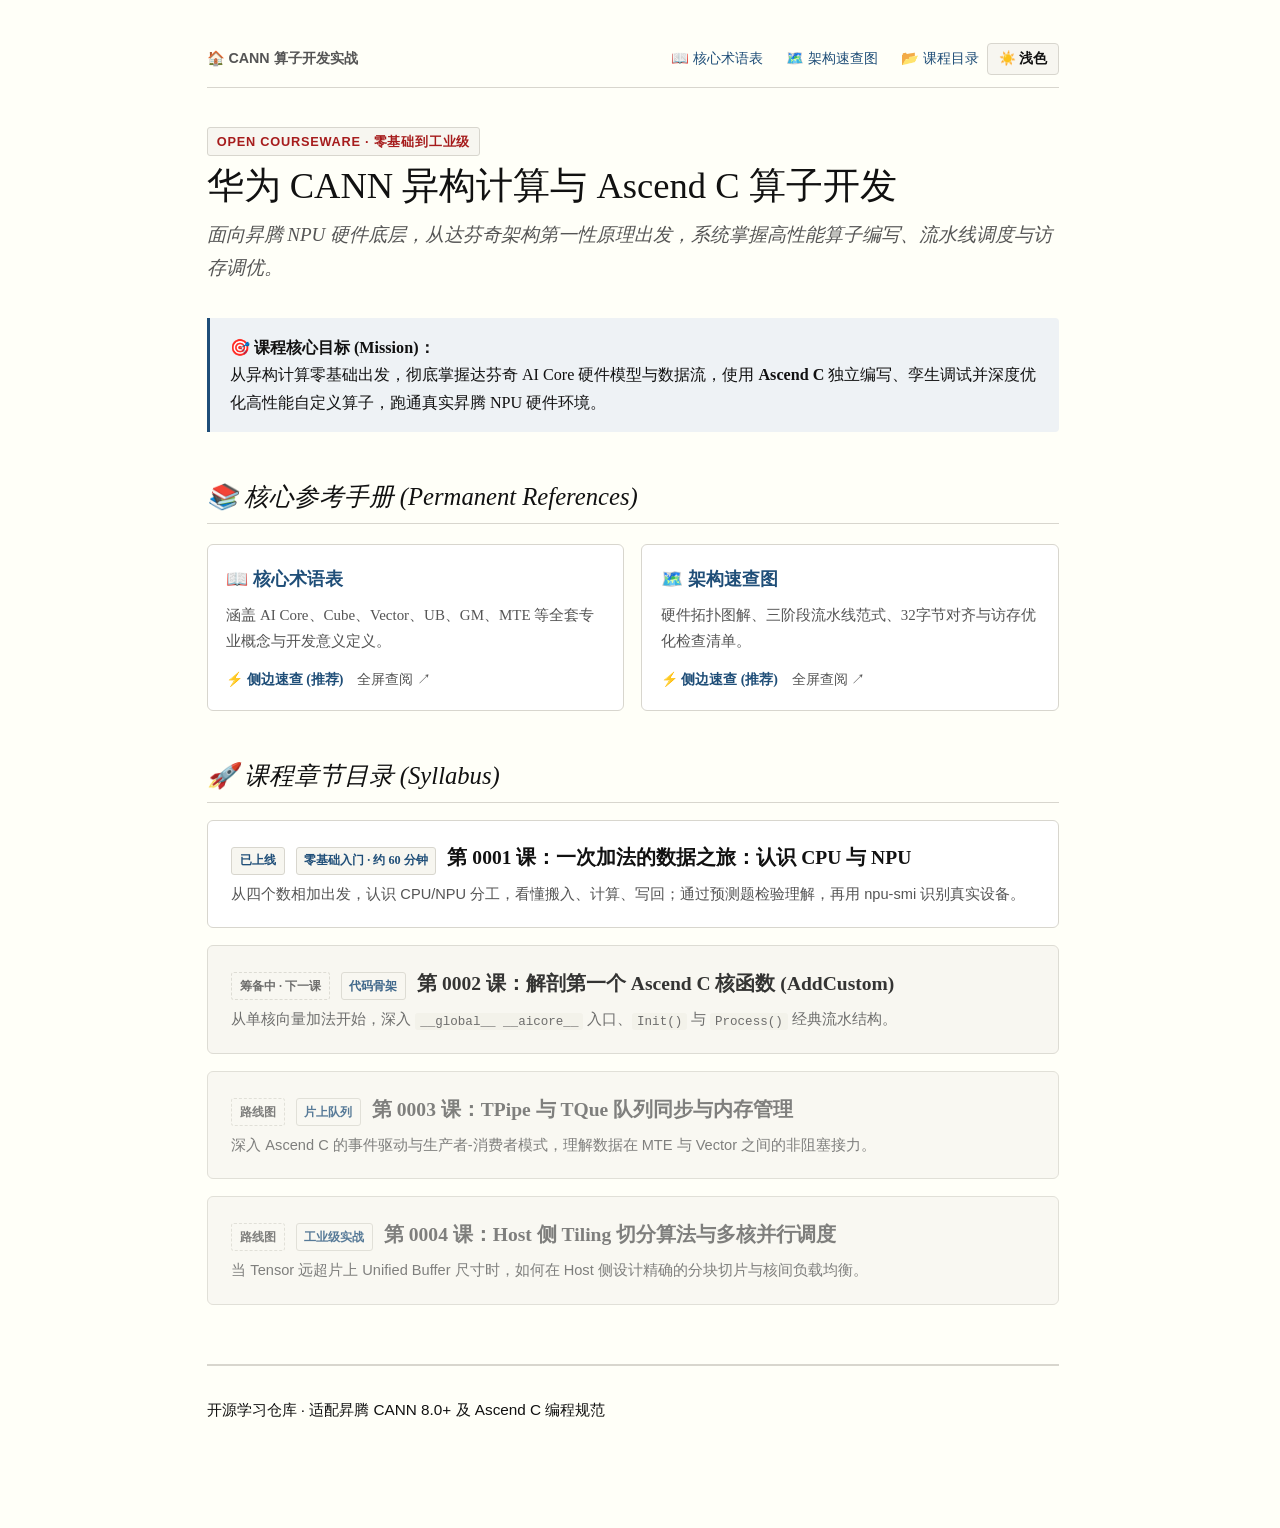
<file: index.html>
<!DOCTYPE html>
<html lang="zh-CN">
<head>
  <meta charset="UTF-8">
  <meta name="viewport" content="width=device-width, initial-scale=1.0">
  <meta name="color-scheme" content="light dark">
  <title>华为 CANN 异构计算与 Ascend C 算子开发实战体系</title>
  <script>
    (function() {
      const t = localStorage.getItem('site-theme');
      if (t === 'dark' || t === 'light') {
        document.documentElement.setAttribute('data-theme', t);
      }
    })();
  </script>
  <link rel="stylesheet" href="./assets/style.css?v=20261025c">
  <script src="./assets/nav-drawer.js?v=20261027b" defer></script>
</head>
<body>
  <a href="#main-content" class="skip-link">跳至主要内容</a>

  <header>
    <nav class="course-nav" aria-label="课程全局导航">
      <div><a href="./index.html" style="color:inherit; text-decoration:none; font-weight:700;">🏠 CANN 算子开发实战</a></div>
      <div class="nav-actions">
        <a href="./reference/glossary.html" data-drawer="glossary">📖 核心术语表</a>
        <a href="./reference/architecture-cheatsheet.html" data-drawer="architecture">🗺️ 架构速查图</a>
        <a href="#syllabus">📂 课程目录</a>
        <button class="theme-toggle-btn" type="button" aria-label="切换主题">🌓 主题</button>
      </div>
    </nav>
  </header>

  <main id="main-content" tabindex="-1">
    <span class="badge">Open Courseware · 零基础到工业级</span>
    <h1>华为 CANN 异构计算与 Ascend C 算子开发</h1>
    <p class="subtitle">面向昇腾 NPU 硬件底层，从达芬奇架构第一性原理出发，系统掌握高性能算子编写、流水线调度与访存调优。</p>

    <div class="mission-tie">
      <strong>🎯 课程核心目标 (Mission)：</strong><br>
      从异构计算零基础出发，彻底掌握达芬奇 AI Core 硬件模型与数据流，使用 <strong>Ascend C</strong> 独立编写、孪生调试并深度优化高性能自定义算子，跑通真实昇腾 NPU 硬件环境。
    </div>

    <h2>📚 核心参考手册 (Permanent References)</h2>
    <div style="display: grid; grid-template-columns: repeat(auto-fit, minmax(280px, 1fr)); gap: 1rem; margin: 1.2rem 0;">
      <div style="border: 1px solid var(--border); border-radius: 6px; padding: 1.1rem; background: var(--card-bg);">
        <h3 style="margin-top:0;">
          <a href="./reference/glossary.html" data-drawer="glossary" style="text-decoration:none; color:var(--accent-blue);">📖 核心术语表</a>
        </h3>
        <p style="font-size:0.88rem; color:var(--ink-muted); margin-bottom:0.75rem;">
          涵盖 AI Core、Cube、Vector、UB、GM、MTE 等全套专业概念与开发意义定义。
        </p>
        <div style="font-size:0.82rem; display:flex; gap:0.8rem;">
          <a href="./reference/glossary.html" data-drawer="glossary" style="color:var(--accent-blue); font-weight:600; text-decoration:none;">⚡ 侧边速查 (推荐)</a>
          <a href="./reference/glossary.html" style="color:var(--ink-muted); text-decoration:none;">全屏查阅 ↗</a>
        </div>
      </div>
      <div style="border: 1px solid var(--border); border-radius: 6px; padding: 1.1rem; background: var(--card-bg);">
        <h3 style="margin-top:0;">
          <a href="./reference/architecture-cheatsheet.html" data-drawer="architecture" style="text-decoration:none; color:var(--accent-blue);">🗺️ 架构速查图</a>
        </h3>
        <p style="font-size:0.88rem; color:var(--ink-muted); margin-bottom:0.75rem;">
          硬件拓扑图解、三阶段流水线范式、32字节对齐与访存优化检查清单。
        </p>
        <div style="font-size:0.82rem; display:flex; gap:0.8rem;">
          <a href="./reference/architecture-cheatsheet.html" data-drawer="architecture" style="color:var(--accent-blue); font-weight:600; text-decoration:none;">⚡ 侧边速查 (推荐)</a>
          <a href="./reference/architecture-cheatsheet.html" style="color:var(--ink-muted); text-decoration:none;">全屏查阅 ↗</a>
        </div>
      </div>
    </div>

    <h2 id="syllabus">🚀 课程章节目录 (Syllabus)</h2>

    <div class="lesson-card">
      <div>
        <span class="tag">已上线</span>
        <span class="tag">零基础入门 · 约 60 分钟</span>
        <a href="./lessons/0001-cann-stack-and-aicore.html">第 0001 课：一次加法的数据之旅：认识 CPU 与 NPU</a>
      </div>
      <div class="lesson-meta">
        从四个数相加出发，认识 CPU/NPU 分工，看懂搬入、计算、写回；通过预测题检验理解，再用 npu-smi 识别真实设备。
      </div>
    </div>

    <div class="lesson-card" style="opacity: 0.85; background: var(--surface);">
      <div>
        <span class="tag tag-upcoming">筹备中 · 下一课</span>
        <span class="tag">代码骨架</span>
        <span style="font-size: 1.15rem; font-weight: 600; color: var(--ink);">第 0002 课：解剖第一个 Ascend C 核函数 (AddCustom)</span>
      </div>
      <div class="lesson-meta">
        从单核向量加法开始，深入 <code>__global__ __aicore__</code> 入口、<code>Init()</code> 与 <code>Process()</code> 经典流水结构。
      </div>
    </div>

    <div class="lesson-card" style="opacity: 0.75; background: var(--surface);">
      <div>
        <span class="tag tag-upcoming">路线图</span>
        <span class="tag">片上队列</span>
        <span style="font-size: 1.15rem; font-weight: 600; color: var(--ink-muted);">第 0003 课：TPipe 与 TQue 队列同步与内存管理</span>
      </div>
      <div class="lesson-meta">
        深入 Ascend C 的事件驱动与生产者-消费者模式，理解数据在 MTE 与 Vector 之间的非阻塞接力。
      </div>
    </div>

    <div class="lesson-card" style="opacity: 0.75; background: var(--surface);">
      <div>
        <span class="tag tag-upcoming">路线图</span>
        <span class="tag">工业级实战</span>
        <span style="font-size: 1.15rem; font-weight: 600; color: var(--ink-muted);">第 0004 课：Host 侧 Tiling 切分算法与多核并行调度</span>
      </div>
      <div class="lesson-meta">
        当 Tensor 远超片上 Unified Buffer 尺寸时，如何在 Host 侧设计精确的分块切片与核间负载均衡。
      </div>
    </div>
  </main>

  <footer class="lesson-footer">
    <p>开源学习仓库 · 适配昇腾 CANN 8.0+ 及 Ascend C 编程规范</p>
  </footer>
</body>
</html>
</file>
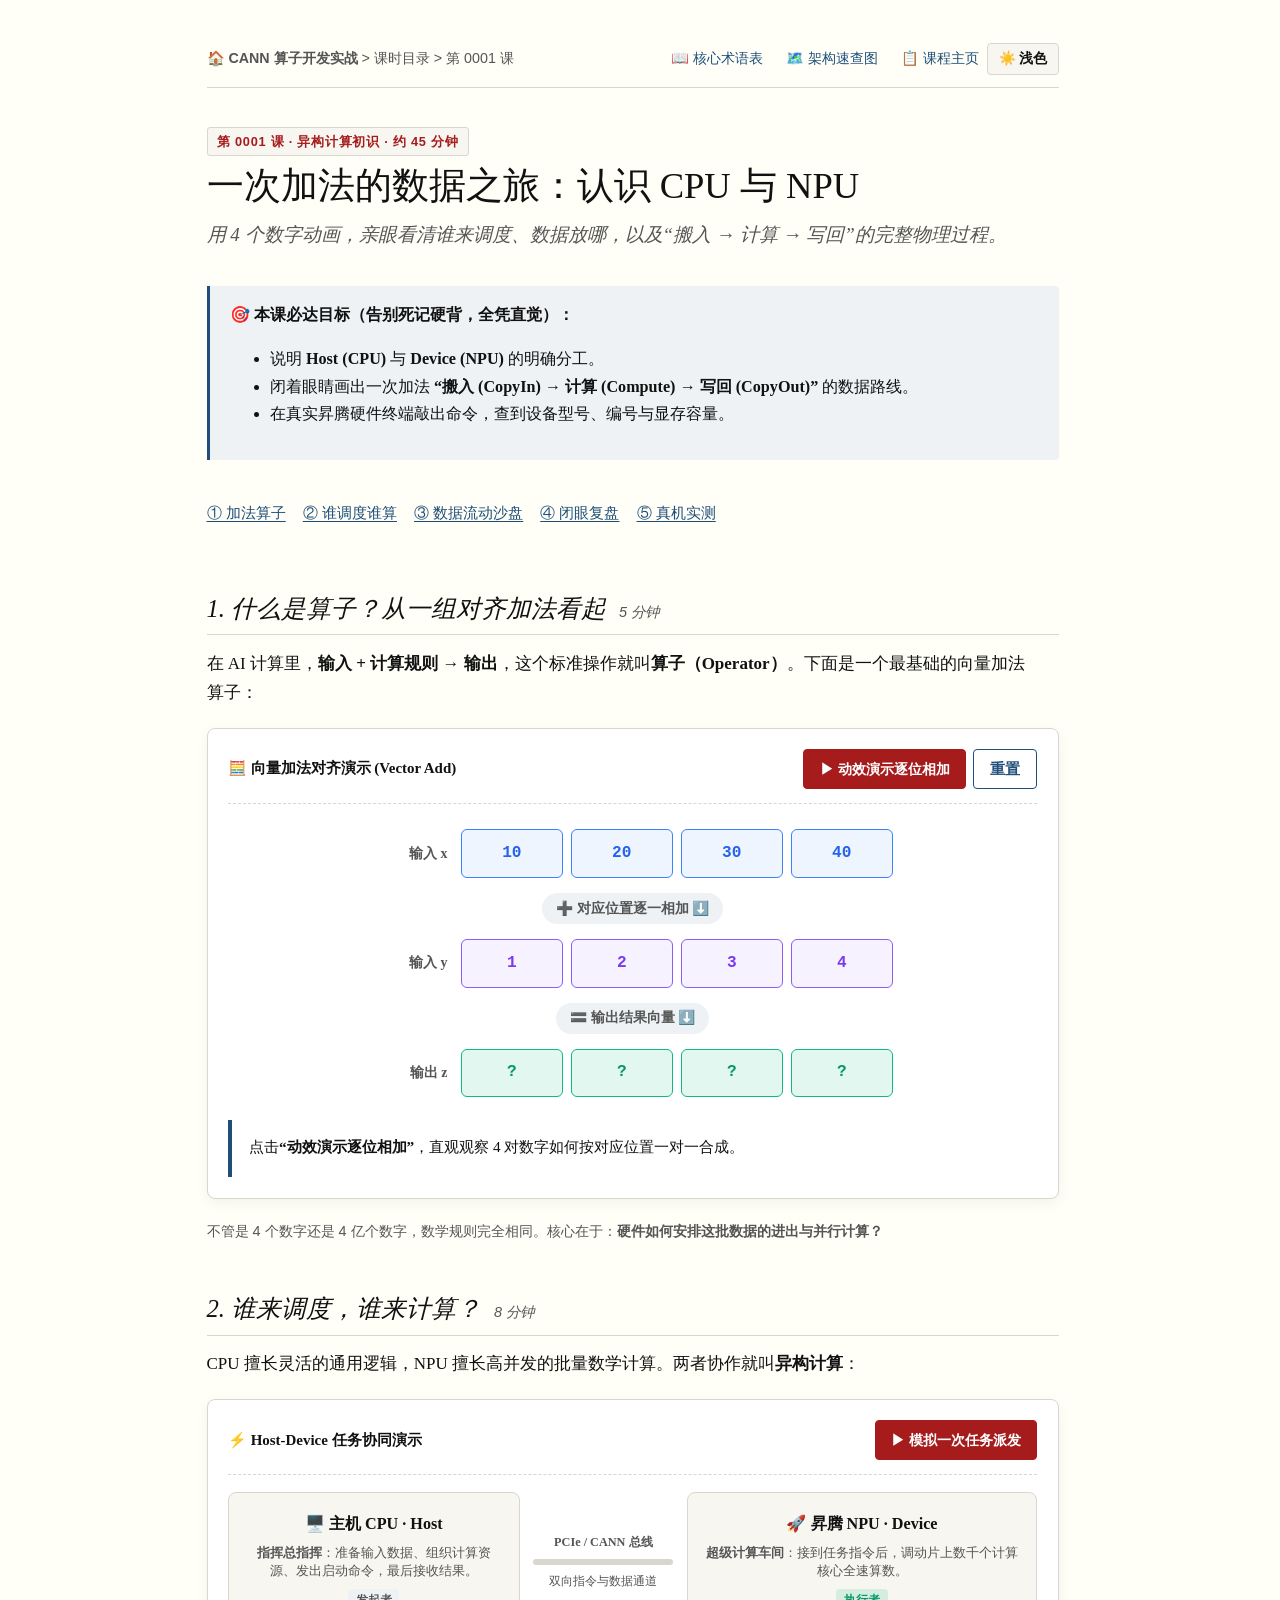
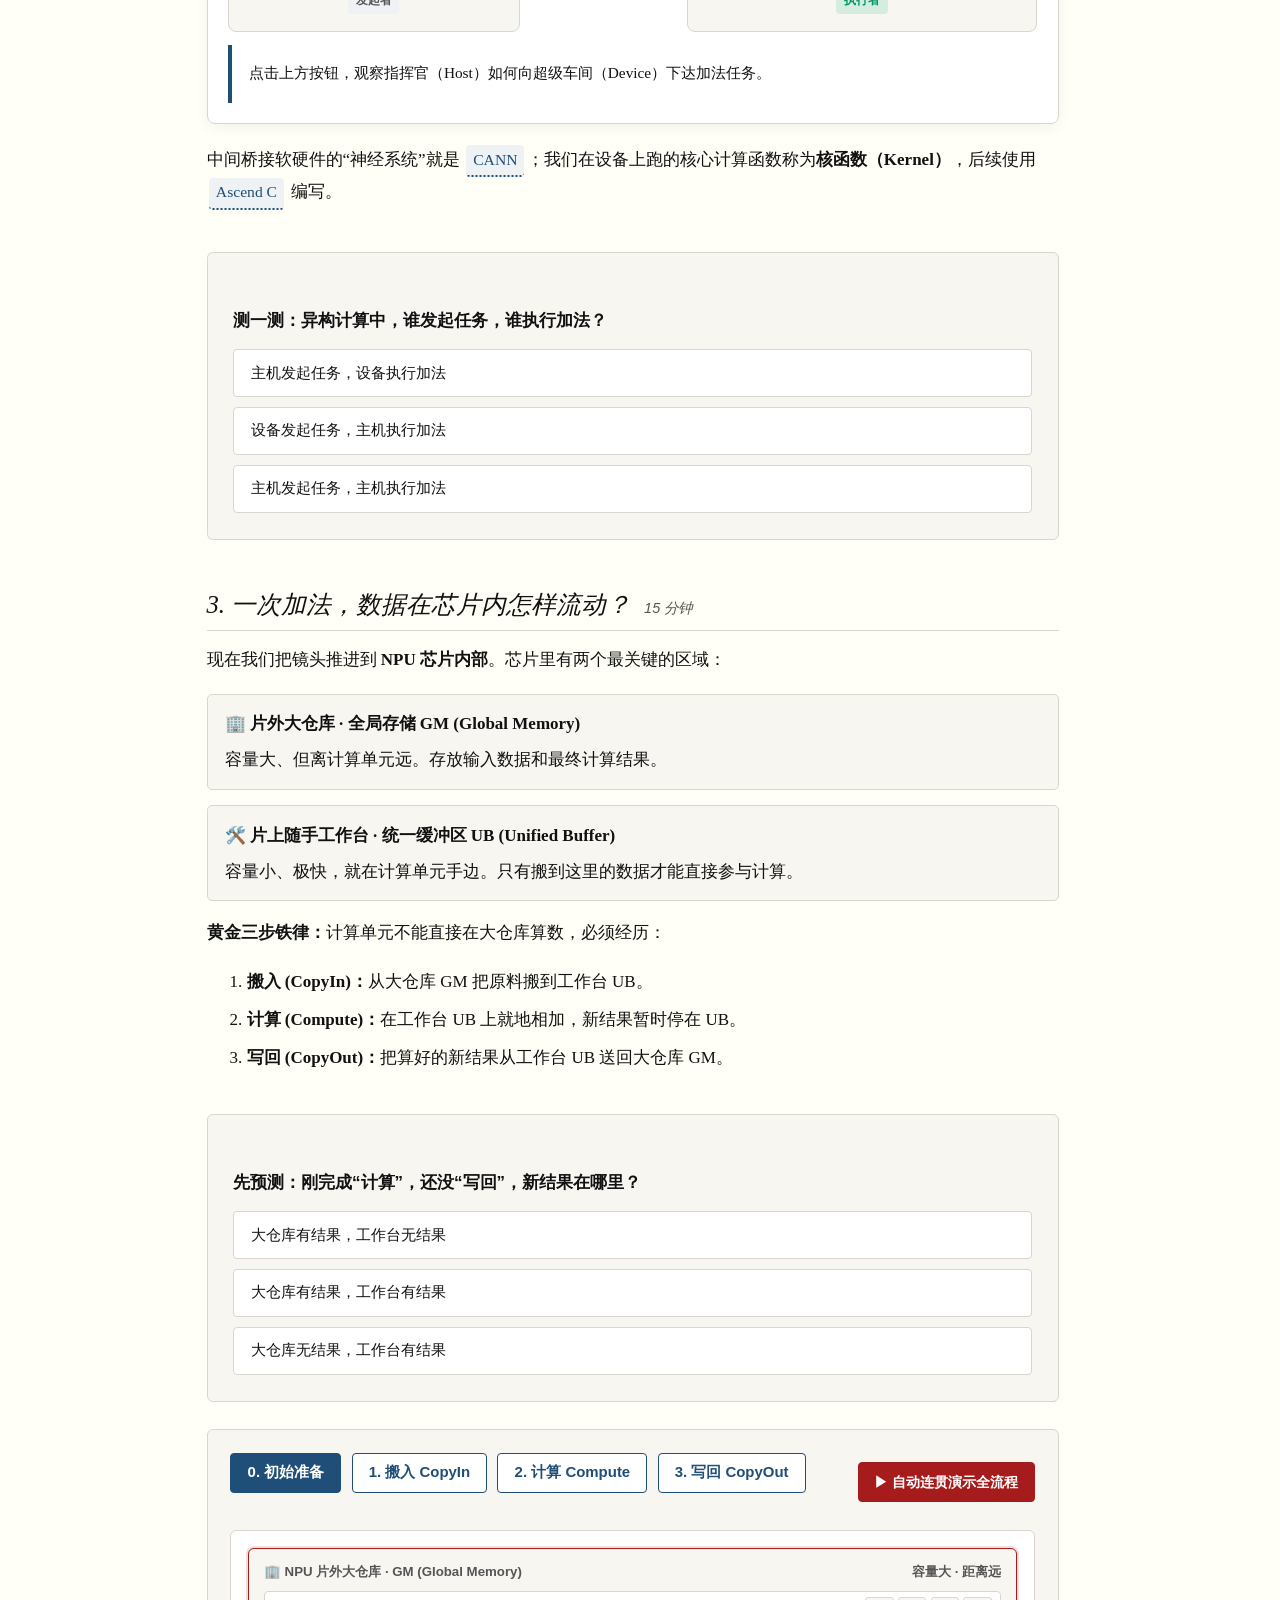
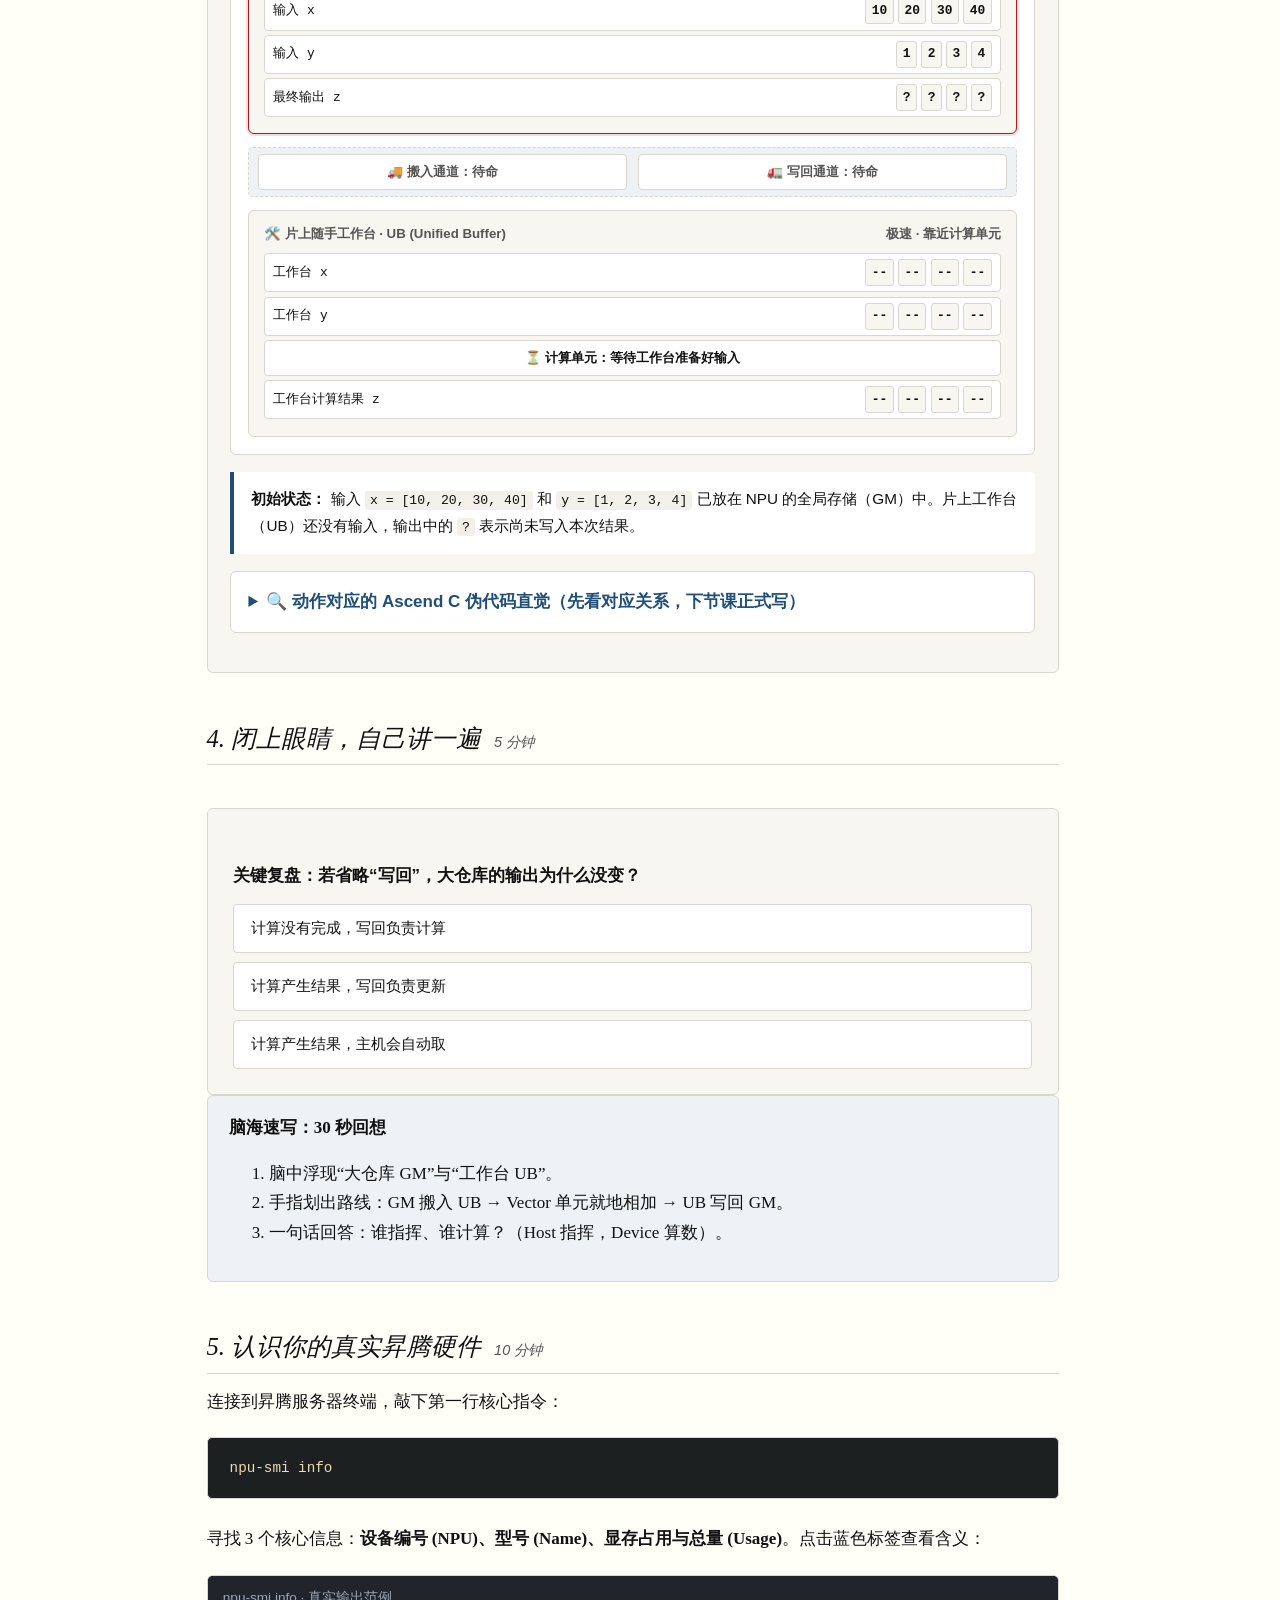
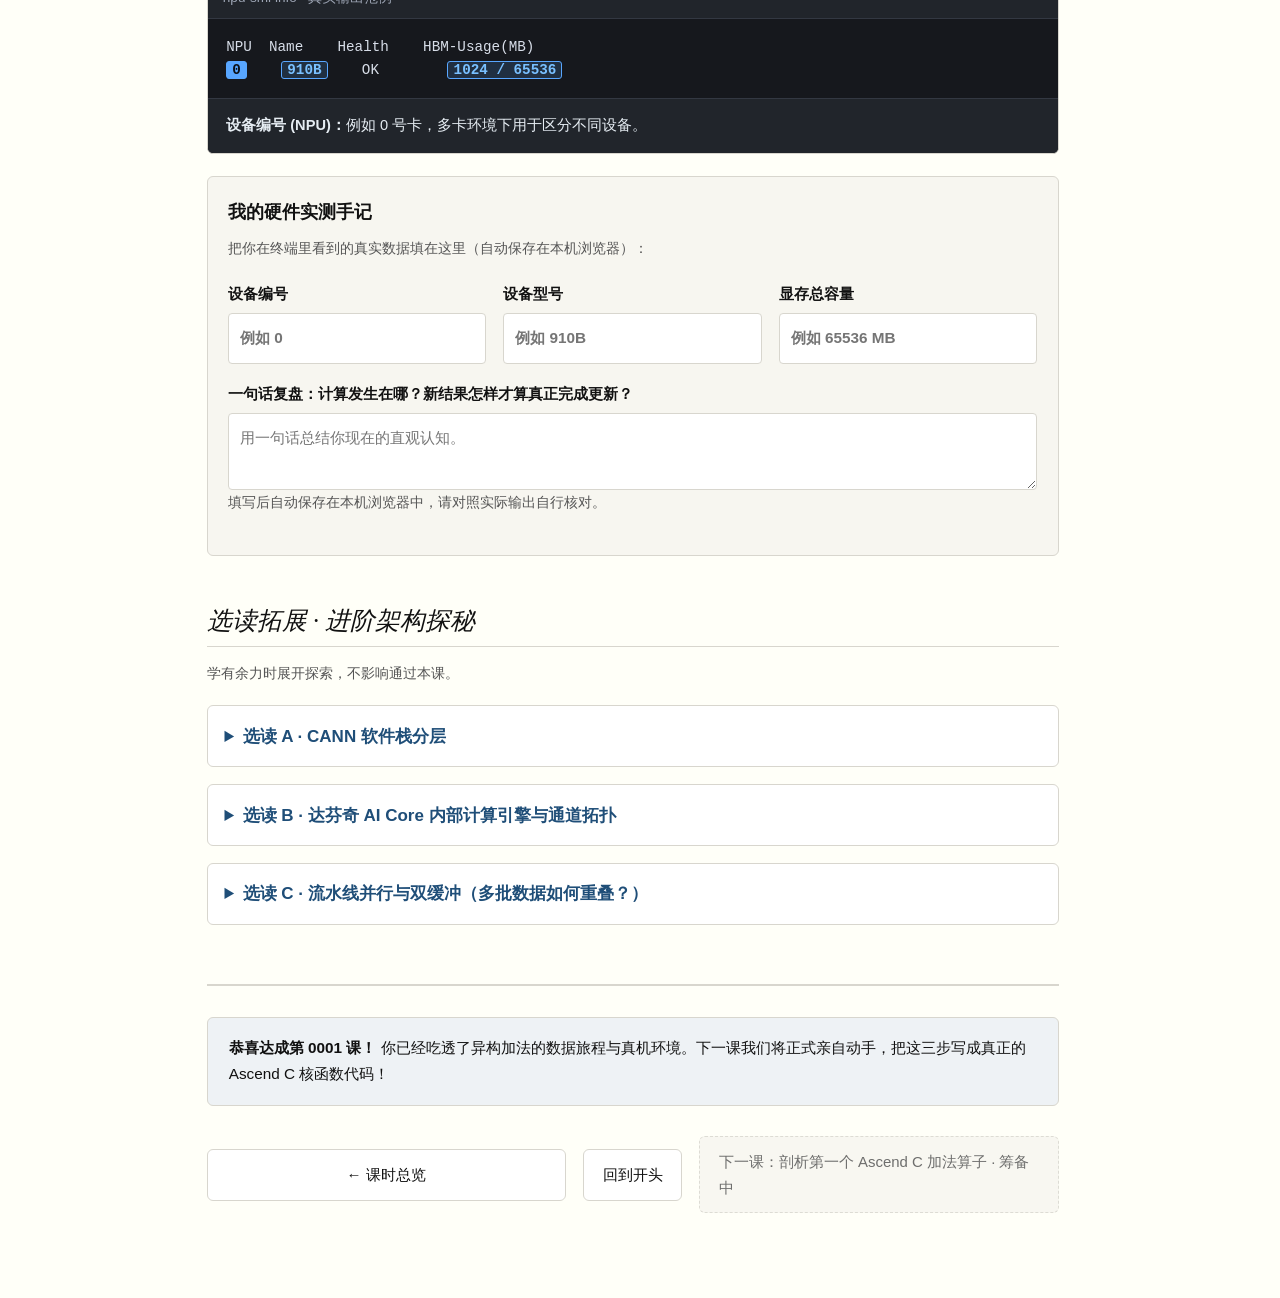
<file: lessons/0001-cann-stack-and-aicore.html>
<!DOCTYPE html>
<html lang="zh-CN">
<head>
  <meta charset="UTF-8">
  <meta name="viewport" content="width=device-width, initial-scale=1.0">
  <meta name="color-scheme" content="light dark">
  <title>第 0001 课：一次加法的数据之旅：认识 CPU 与 NPU | CANN 算子开发实战</title>
  <script>
    (function() {
      const t = localStorage.getItem('site-theme');
      if (t === 'dark' || t === 'light') {
        document.documentElement.setAttribute('data-theme', t);
      }
    })();
  </script>
  <link rel="stylesheet" href="../assets/style.css?v=20261027c">
  <script src="../assets/quiz.js?v=20261027c" defer></script>
  <script src="../assets/nav-drawer.js?v=20261027c" defer></script>
</head>
<body>
  <a href="#main-content" class="skip-link">跳至主要内容</a>

  <header>
    <nav class="course-nav" aria-label="课程全局">
      <div><a href="../index.html" style="color:inherit; text-decoration:none; font-weight:700;">🏠 CANN 算子开发实战</a> &gt; 课时目录 &gt; 第 0001 课</div>
      <div class="nav-actions">
        <a href="../reference/glossary.html" data-drawer="glossary">📖 核心术语表</a>
        <a href="../reference/architecture-cheatsheet.html" data-drawer="architecture">🗺️ 架构速查图</a>
        <a href="../index.html">📋 课程主页</a>
        <button class="theme-toggle-btn" type="button" aria-label="切换主题">🌓 主题</button>
      </div>
    </nav>
  </header>

  <main id="main-content" tabindex="-1">
    <span class="badge">第 0001 课 · 异构计算初识 · 约 45 分钟</span>
    <h1>一次加法的数据之旅：认识 CPU 与 NPU</h1>
    <p class="subtitle">用 4 个数字动画，亲眼看清谁来调度、数据放哪，以及“搬入 → 计算 → 写回”的完整物理过程。</p>

    <div class="mission-tie">
      <strong>🎯 本课必达目标（告别死记硬背，全凭直觉）：</strong>
      <ul>
        <li>说明 <strong>Host (CPU)</strong> 与 <strong>Device (NPU)</strong> 的明确分工。</li>
        <li>闭着眼睛画出一次加法 <strong>“搬入 (CopyIn) → 计算 (Compute) → 写回 (CopyOut)”</strong> 的数据路线。</li>
        <li>在真实昇腾硬件终端敲出命令，查到设备型号、编号与显存容量。</li>
      </ul>
    </div>

    <nav class="lesson-route" aria-label="本课学习路线">
      <a href="#addition">① 加法算子</a><a href="#division">② 谁调度谁算</a><a href="#dataflow">③ 数据流动沙盘</a><a href="#recall">④ 闭眼复盘</a><a href="#device-lab">⑤ 真机实测</a>
    </nav>

    <!-- Section 1 -->
    <section id="addition">
      <h2>1. 什么是算子？从一组对齐加法看起 <span class="section-time">5 分钟</span></h2>
      <p>在 AI 计算里，<strong>输入 + 计算规则 → 输出</strong>，这个标准操作就叫<strong>算子（Operator）</strong>。下面是一个最基础的向量加法算子：</p>

      <div class="operator-demo" aria-label="向量加法动画演示">
        <div class="operator-toolbar">
          <span style="font-size:0.88rem; font-weight:700;">🧮 向量加法对齐演示 (Vector Add)</span>
          <div style="display:flex; gap:0.4rem;">
            <button type="button" class="sim-play-btn" id="op-play-btn">▶ 动效演示逐位相加</button>
            <button type="button" class="sim-btn" id="op-reset-btn">重置</button>
          </div>
        </div>
        <div class="operator-canvas">
          <div class="vector-block-row">
            <span class="vector-label">输入 x</span>
            <div class="vector-cells">
              <div class="vector-cell cell-x">10</div>
              <div class="vector-cell cell-x">20</div>
              <div class="vector-cell cell-x">30</div>
              <div class="vector-cell cell-x">40</div>
            </div>
          </div>
          <div class="operator-arrow-indicator">➕ 对应位置逐一相加 ⬇️</div>
          <div class="vector-block-row">
            <span class="vector-label">输入 y</span>
            <div class="vector-cells">
              <div class="vector-cell cell-y">1</div>
              <div class="vector-cell cell-y">2</div>
              <div class="vector-cell cell-y">3</div>
              <div class="vector-cell cell-y">4</div>
            </div>
          </div>
          <div class="operator-arrow-indicator">🟰 输出结果向量 ⬇️</div>
          <div class="vector-block-row">
            <span class="vector-label">输出 z</span>
            <div class="vector-cells">
              <div class="vector-cell cell-z">?</div>
              <div class="vector-cell cell-z">?</div>
              <div class="vector-cell cell-z">?</div>
              <div class="vector-cell cell-z">?</div>
            </div>
          </div>
        </div>
        <div class="sim-status" id="op-status-text" style="margin-top:0.8rem;" aria-live="polite">
          点击<strong>“动效演示逐位相加”</strong>，直观观察 4 对数字如何按对应位置一对一合成。
        </div>
      </div>

      <p class="lesson-small">不管是 4 个数字还是 4 亿个数字，数学规则完全相同。核心在于：<strong>硬件如何安排这批数据的进出与并行计算？</strong></p>
    </section>

    <!-- Section 2 -->
    <section id="division">
      <h2>2. 谁来调度，谁来计算？ <span class="section-time">8 分钟</span></h2>
      <p>CPU 擅长灵活的通用逻辑，NPU 擅长高并发的批量数学计算。两者协作就叫<strong>异构计算</strong>：</p>

      <div class="host-device-demo" aria-label="CPU 与 NPU 协同机制演示">
        <div class="operator-toolbar">
          <span style="font-size:0.88rem; font-weight:700;">⚡ Host-Device 任务协同演示</span>
          <button type="button" class="sim-play-btn" id="hd-trigger-btn">▶ 模拟一次任务派发</button>
        </div>
        <div class="hd-stage">
          <div class="hd-entity" id="hd-host-box">
            <h4>🖥️ 主机 CPU · Host</h4>
            <p><strong>指挥总指挥</strong>：准备输入数据、组织计算资源、发出启动命令，最后接收结果。</p>
            <span class="hd-badge">发起者</span>
          </div>

          <div class="hd-bus">
            <span class="bus-label">PCIe / CANN 总线</span>
            <div class="bus-wire">
              <div class="bus-packet" id="bus-packet-indicator"></div>
            </div>
            <span style="font-size:0.68rem; color:var(--ink-muted);">双向指令与数据通道</span>
          </div>

          <div class="hd-entity" id="hd-device-box">
            <h4>🚀 昇腾 NPU · Device</h4>
            <p><strong>超级计算车间</strong>：接到任务指令后，调动片上数千个计算核心全速算数。</p>
            <span class="hd-badge" style="background:rgba(16, 185, 129, 0.15); color:#059669;">执行者</span>
          </div>
        </div>
        <div class="sim-status" id="hd-status-text" style="margin-top:0.8rem;" aria-live="polite">
          点击上方按钮，观察指挥官（Host）如何向超级车间（Device）下达加法任务。
        </div>
      </div>

      <p>中间桥接软硬件的“神经系统”就是 <button type="button" class="term-chip" data-term="CANN">CANN</button>；我们在设备上跑的核心计算函数称为<strong>核函数（Kernel）</strong>，后续使用 <button type="button" class="term-chip" data-term="Ascend C">Ascend C</button> 编写。</p>

      <div class="quiz-section" id="check-host">
        <div class="quiz-question" data-correct="0" data-explain-correct="对。Host 侧负责组织和派发，Device 侧的专用硬件负责加法计算。" data-explain-wrong="再观察上方动效：任务是由 Host 发出的，真正的加法计算发生在 Device 上。">
          <h3 class="quiz-prompt">测一测：异构计算中，谁发起任务，谁执行加法？</h3>
          <div class="quiz-options">
            <button class="quiz-option" type="button">主机发起任务，设备执行加法</button>
            <button class="quiz-option" type="button">设备发起任务，主机执行加法</button>
            <button class="quiz-option" type="button">主机发起任务，主机执行加法</button>
          </div>
          <div class="quiz-feedback" aria-live="polite" role="status"></div>
        </div>
      </div>
    </section>

    <!-- Section 3 -->
    <section id="dataflow">
      <h2>3. 一次加法，数据在芯片内怎样流动？ <span class="section-time">15 分钟</span></h2>
      <p>现在我们把镜头推进到 <strong>NPU 芯片内部</strong>。芯片里有两个最关键的区域：</p>

      <div class="memory-compare-rows">
        <div class="mem-tier-row">
          <strong>🏢 片外大仓库 · 全局存储 GM (Global Memory)</strong>
          <p>容量大、但离计算单元远。存放输入数据和最终计算结果。</p>
        </div>
        <div class="mem-tier-row">
          <strong>🛠️ 片上随手工作台 · 统一缓冲区 UB (Unified Buffer)</strong>
          <p>容量小、极快，就在计算单元手边。只有搬到这里的数据才能直接参与计算。</p>
        </div>
      </div>

      <p><strong>黄金三步铁律：</strong>计算单元不能直接在大仓库算数，必须经历：</p>
      <ol class="data-steps">
        <li><strong>搬入 (CopyIn)：</strong>从大仓库 GM 把原料搬到工作台 UB。</li>
        <li><strong>计算 (Compute)：</strong>在工作台 UB 上就地相加，新结果暂时停在 UB。</li>
        <li><strong>写回 (CopyOut)：</strong>把算好的新结果从工作台 UB 送回大仓库 GM。</li>
      </ol>

      <div class="quiz-section" id="predict-compute">
        <div class="quiz-question" data-correct="2" data-explain-correct="对！新结果刚算出来时只保存在工作台 UB；必须执行写回，大仓库 GM 的输出才会更新。" data-explain-wrong="请注意：计算发生在外面的大仓库还是片内的工作台？还没写回前，大仓库依然没有新结果。">
          <h3 class="quiz-prompt">先预测：刚完成“计算”，还没“写回”，新结果在哪里？</h3>
          <div class="quiz-options">
            <button class="quiz-option" type="button">大仓库有结果，工作台无结果</button>
            <button class="quiz-option" type="button">大仓库有结果，工作台有结果</button>
            <button class="quiz-option" type="button">大仓库无结果，工作台有结果</button>
          </div>
          <div class="quiz-feedback" aria-live="polite" role="status"></div>
        </div>
      </div>

      <!-- Simulator Workbench -->
      <div class="pipeline-workbench" id="flow-simulator">
        <div class="workbench-toolbar">
          <div class="sim-controls" role="group" aria-label="数据流步骤">
            <button type="button" class="sim-btn active" data-sim-step="0" aria-pressed="true">0. 初始准备</button>
            <button type="button" class="sim-btn" data-sim-step="1" aria-pressed="false">1. 搬入 CopyIn</button>
            <button type="button" class="sim-btn" data-sim-step="2" aria-pressed="false">2. 计算 Compute</button>
            <button type="button" class="sim-btn" data-sim-step="3" aria-pressed="false">3. 写回 CopyOut</button>
          </div>
          <button type="button" class="sim-play-btn" id="sim-autoplay-btn" aria-pressed="false">▶ 自动连贯演示全流程</button>
        </div>

        <div class="chip-stage">
          <!-- Off-chip GM Zone -->
          <div class="hw-zone zone-active" id="sim-gm-zone">
            <div class="hw-zone-header">
              <span>🏢 NPU 片外大仓库 · GM (Global Memory)</span>
              <span>容量大 · 距离远</span>
            </div>
            <div class="tensor-row">
              <span>输入 x</span>
              <span class="tensor-vals">
                <span class="val-chip">10</span><span class="val-chip">20</span><span class="val-chip">30</span><span class="val-chip">40</span>
              </span>
            </div>
            <div class="tensor-row">
              <span>输入 y</span>
              <span class="tensor-vals">
                <span class="val-chip">1</span><span class="val-chip">2</span><span class="val-chip">3</span><span class="val-chip">4</span>
              </span>
            </div>
            <div class="tensor-row" id="row-z-gm">
              <span>最终输出 z</span>
              <span class="tensor-vals" id="vals-z-gm">
                <span class="val-chip">?</span><span class="val-chip">?</span><span class="val-chip">?</span><span class="val-chip">?</span>
              </span>
            </div>
          </div>

          <!-- MTE Transfer Corridor -->
          <div class="mte-corridor">
            <div class="mte-channel" id="sim-mte2-channel">
              🚚 进货搬运通道 (MTE2)：待命
            </div>
            <div class="mte-channel" id="sim-mte3-channel">
              🚛 出货写回通道 (MTE3)：待命
            </div>
          </div>

          <!-- On-chip UB + Vector Zone -->
          <div class="hw-zone" id="sim-ub-zone">
            <div class="hw-zone-header">
              <span>🛠️ 片上随手工作台 · UB (Unified Buffer)</span>
              <span>极速 · 靠近计算单元</span>
            </div>
            <div class="tensor-row" id="row-x-local">
              <span>工作台 x</span>
              <span class="tensor-vals" id="vals-x-local">
                <span class="val-chip">--</span><span class="val-chip">--</span><span class="val-chip">--</span><span class="val-chip">--</span>
              </span>
            </div>
            <div class="tensor-row" id="row-y-local">
              <span>工作台 y</span>
              <span class="tensor-vals" id="vals-y-local">
                <span class="val-chip">--</span><span class="val-chip">--</span><span class="val-chip">--</span><span class="val-chip">--</span>
              </span>
            </div>
            <div class="tensor-row vector-pulse-banner" id="sim-vector-banner" style="justify-content:center; font-weight:700; font-family:var(--font-sans);">
              ⚡ Vector 计算单元：等待输入数据就位
            </div>
            <div class="tensor-row" id="row-z-local">
              <span>工作台计算结果 z</span>
              <span class="tensor-vals" id="vals-z-local">
                <span class="val-chip">--</span><span class="val-chip">--</span><span class="val-chip">--</span><span class="val-chip">--</span>
              </span>
            </div>
          </div>
        </div>

        <div class="sim-status" id="sim-status-text" aria-live="polite">
          <strong>初始状态：</strong> 数据在大仓库 GM 中，工作台 UB 为空。点击上方步骤或“自动演示”，观察数据飞行动效。
        </div>

        <details class="lesson-details code-preview">
          <summary>🔍 动作对应的 Ascend C 伪代码直觉（先看对应关系，下节课正式写）</summary>
          <div class="code-sync-pane">
            <div class="ascend-code-lines" role="group" aria-label="伪代码与步骤联动">
              <button type="button" class="sync-code-block code-active" data-code-step="0"><span class="sync-code-comment">// 初始：大仓库就绪</span><code>xGm = [10, 20, 30, 40]; yGm = [1, 2, 3, 4];</code></button>
              <button type="button" class="sync-code-block" data-code-step="1"><span class="sync-code-comment">// ① CopyIn：GM 搬入 UB</span><code>DataCopy(xLocal, xGm, 4);<br>DataCopy(yLocal, yGm, 4);</code></button>
              <button type="button" class="sync-code-block" data-code-step="2"><span class="sync-code-comment">// ② Compute：在 UB 内部计算</span><code>Add(zLocal, xLocal, yLocal, 4);</code></button>
              <button type="button" class="sync-code-block" data-code-step="3"><span class="sync-code-comment">// ③ CopyOut：UB 写回 GM</span><code>DataCopy(zGm, zLocal, 4);</code></button>
            </div>
          </div>
        </details>
      </div>
    </section>

    <!-- Section 4 -->
    <section id="recall">
      <h2>4. 闭上眼睛，自己讲一遍 <span class="section-time">5 分钟</span></h2>
      <div class="quiz-section" id="check-copyout">
        <div class="quiz-question" data-correct="1" data-explain-correct="正确！计算结束时新值只在片上 UB，必须通过写回（CopyOut）更新大仓库 GM。" data-explain-wrong="对比步骤 2 与步骤 3：计算完成后新数据只在 UB 诞生，大仓库尚未同步。">
          <h3 class="quiz-prompt">关键复盘：若省略“写回”，大仓库的输出为什么没变？</h3>
          <div class="quiz-options">
            <button class="quiz-option" type="button">计算没有完成，写回负责计算</button>
            <button class="quiz-option" type="button">计算产生结果，写回负责更新</button>
            <button class="quiz-option" type="button">计算产生结果，主机会自动取</button>
          </div>
          <div class="quiz-feedback" aria-live="polite" role="status"></div>
        </div>
      </div>

      <div class="teacher-callout">
        <strong>脑海速写：30 秒回想</strong>
        <ol>
          <li>脑中浮现“大仓库 GM”与“工作台 UB”。</li>
          <li>手指划出路线：GM 搬入 UB → Vector 单元就地相加 → UB 写回 GM。</li>
          <li>一句话回答：谁指挥、谁计算？（Host 指挥，Device 算数）。</li>
        </ol>
      </div>
    </section>

    <!-- Section 5 -->
    <section id="device-lab">
      <h2>5. 认识你的真实昇腾硬件 <span class="section-time">10 分钟</span></h2>
      <p>连接到昇腾服务器终端，敲下第一行核心指令：</p>
      <pre><code>npu-smi info</code></pre>
      <p>寻找 3 个核心信息：<strong>设备编号 (NPU)、型号 (Name)、显存占用与总量 (Usage)</strong>。点击蓝色标签查看含义：</p>

      <div class="term-explorer">
        <div class="term-topbar"><span>npu-smi info · 真实输出范例</span></div>
        <div class="term-body"><pre class="terminal-sample">NPU  Name    Health    HBM-Usage(MB)
<button type="button" class="term-hotspot active" aria-pressed="true" data-term-explain="<strong>设备编号 (NPU)：</strong>例如 0 号卡，多卡环境下用于区分不同设备。">0</button>    <button type="button" class="term-hotspot" aria-pressed="false" data-term-explain="<strong>设备型号 (Name)：</strong>如 910B，是后续编译算子和调优的核心依据。">910B</button>    OK        <button type="button" class="term-hotspot" aria-pressed="false" data-term-explain="<strong>显存容量：</strong>1024 / 65536 表示已用 1024 MB，总显存 65536 MB (64GB)。斜杠右侧就是大仓库的总容量。">1024 / 65536</button></pre></div>
        <div class="term-inspector" id="term-inspector-box" aria-live="polite"><strong>设备编号 (NPU)：</strong>例如 0 号卡，多卡环境下用于区分不同设备。</div>
      </div>

      <div class="learning-record">
        <h3>我的硬件实测手记</h3>
        <p class="lesson-small">把你在终端里看到的真实数据填在这里（自动保存在本机浏览器）：</p>
        <div class="record-grid">
          <label for="device-id">设备编号<input id="device-id" data-learning-field="device-id" type="text" maxlength="80" placeholder="例如 0" autocomplete="off"></label>
          <label for="device-model">设备型号<input id="device-model" data-learning-field="device-model" type="text" maxlength="120" placeholder="例如 910B" autocomplete="off"></label>
          <label for="device-memory">显存总容量<input id="device-memory" data-learning-field="device-memory" type="text" maxlength="120" placeholder="例如 65536 MB" autocomplete="off"></label>
        </div>
        <label for="lesson-reflection">一句话复盘：计算发生在哪？新结果怎样才算真正完成更新？</label>
        <textarea id="lesson-reflection" data-learning-field="reflection" rows="2" maxlength="2000" placeholder="用一句话总结你现在的直观认知。"></textarea>
        <p class="lesson-small" id="learning-save-status" role="status" aria-live="polite"></p>
      </div>
    </section>

    <!-- Optional Reading -->
    <section id="optional-reading">
      <h2>选读拓展 · 进阶架构探秘</h2>
      <p class="lesson-small">学有余力时展开探索，不影响通过本课。</p>

      <details class="lesson-details">
        <summary>选读 A · CANN 软件栈分层</summary>
        <p>自顶向下看 CANN 的协作全景：</p>
        <div class="cann-stack-box"><div class="stack-layers" role="group" aria-label="软件和硬件的职责">
          <button type="button" class="stack-layer-btn" aria-pressed="false" data-stack-detail="<strong>① AI 框架层：</strong>PyTorch / MindSpore，负责组织深度学习神经网络模型图。"><span class="stack-layer-name">① AI 框架</span><span class="stack-layer-desc">PyTorch / MindSpore</span></button>
          <button type="button" class="stack-layer-btn" aria-pressed="false" data-stack-detail="<strong>② CANN 软件栈：</strong>桥梁系统，包含算子加速库、编译器、执行运行时（Runtime）与驱动。"><span class="stack-layer-name">② CANN</span><span class="stack-layer-desc">连接上层任务与昇腾硬件</span></button>
          <button type="button" class="stack-layer-btn is-ours active" aria-pressed="true" data-stack-detail="<strong>③ 自定义算子：</strong>使用 Ascend C 编写 Kernel 核函数，直接掌控硬件性能。"><span class="stack-layer-name">③ 自定义算子</span><span class="stack-layer-desc">用 Ascend C 编写高性能核函数</span></button>
          <button type="button" class="stack-layer-btn" aria-pressed="false" data-stack-detail="<strong>④ NPU 硬件：</strong>达芬奇 AI Core，提供极速搬运与成百上千并行计算核心。"><span class="stack-layer-name">④ 昇腾 NPU</span><span class="stack-layer-desc">硬件计算与存储实体</span></button>
        </div><div id="cann-stack-detail" class="arch-detail-panel" aria-live="polite"><strong>本课程的方向：</strong>用 Ascend C 编写核函数，配合 Host 侧准备与调用。</div></div>
      </details>

      <details class="lesson-details">
        <summary>选读 B · 达芬奇 AI Core 内部计算引擎与通道拓扑</summary>
        <div class="arch-explorer">
          <div class="arch-quick-btns" role="group" aria-label="硬件部件快速选择">
            <button type="button" class="hw-node-btn active" data-hw-target="gm" aria-pressed="true">📦 1. 片外 GM 大仓库</button>
            <button type="button" class="hw-node-btn" data-hw-target="mte2" aria-pressed="false">🚚 2. MTE2 进货通道</button>
            <button type="button" class="hw-node-btn" data-hw-target="ub" aria-pressed="false">🛠️ 3. 片上 UB 工作台</button>
            <button type="button" class="hw-node-btn" data-hw-target="vector" aria-pressed="false">⚡ 4. Vector 向量计算</button>
            <button type="button" class="hw-node-btn" data-hw-target="cube" aria-pressed="false">🧱 5. Cube 矩阵计算</button>
            <button type="button" class="hw-node-btn" data-hw-target="scalar" aria-pressed="false">📋 6. Scalar 控制单元</button>
            <button type="button" class="hw-node-btn" data-hw-target="mte3" aria-pressed="false">🚛 7. MTE3 出货通道</button>
          </div>

          <div class="arch-svg-stage">
            <svg class="arch-svg" viewBox="0 0 780 310" role="img" aria-labelledby="svg-arch-title">
              <title id="svg-arch-title">达芬奇 AI Core 内部存储与计算单元拓扑交互图</title>
              <defs>
                <marker id="arrow-blue" viewBox="0 0 10 10" refX="8" refY="5" markerWidth="6" markerHeight="6" orient="auto-start-reverse">
                  <path d="M 0 1 L 10 5 L 0 9 z" fill="#2563eb" />
                </marker>
                <marker id="arrow-green" viewBox="0 0 10 10" refX="8" refY="5" markerWidth="6" markerHeight="6" orient="auto-start-reverse">
                  <path d="M 0 1 L 10 5 L 0 9 z" fill="#16a34a" />
                </marker>
              </defs>

              <rect x="225" y="12" width="543" height="286" rx="10" fill="none" stroke="#64748b" stroke-width="2" stroke-dasharray="6 4" />
              <text x="240" y="34" font-size="13" font-weight="700" fill="#64748b" font-family="sans-serif">🏭 AI Core 片上车间内部</text>

              <!-- 1. Global Memory (GM) on Left -->
              <g class="svg-hw-group active-hw" data-hw-id="gm" role="button" tabindex="0" aria-label="Global Memory 片外全局显存">
                <rect class="hw-rect" x="14" y="25" width="155" height="260" rx="8" fill="#eff6ff" stroke="#2563eb" stroke-width="2" />
                <text x="91" y="65" text-anchor="middle" font-size="14" font-weight="700" fill="#1e3a8a" font-family="sans-serif">📦 Global Memory</text>
                <text x="91" y="86" text-anchor="middle" font-size="12" fill="#3b82f6" font-family="sans-serif">(片外大仓库 GM)</text>
                <rect x="30" y="105" width="123" height="36" rx="4" fill="#dbeafe" stroke="#93c5fd" />
                <text x="91" y="128" text-anchor="middle" font-size="11" font-weight="600" fill="#1e40af" font-family="monospace">输入 xGm, yGm</text>
                <rect x="30" y="155" width="123" height="36" rx="4" fill="#dcfce7" stroke="#86efac" />
                <text x="91" y="178" text-anchor="middle" font-size="11" font-weight="600" fill="#166534" font-family="monospace">输出 zGm</text>
                <text x="91" y="240" text-anchor="middle" font-size="11" font-weight="700" fill="#dc2626" font-family="sans-serif">容量大 · 搬入 UB 才能算</text>
              </g>

              <!-- 2. MTE2 -->
              <g class="svg-hw-group" data-hw-id="mte2" role="button" tabindex="0" aria-label="MTE2 进货搬运引擎">
                <line class="flow-dash" x1="170" y1="95" x2="365" y2="95" stroke="#2563eb" stroke-width="3" marker-end="url(#arrow-blue)" />
                <rect class="hw-rect" x="200" y="56" width="135" height="32" rx="5" fill="#dbeafe" stroke="#2563eb" stroke-width="1.5" />
                <text x="267" y="76" text-anchor="middle" font-size="12" font-weight="700" fill="#1e3a8a" font-family="sans-serif">🚚 MTE2 (CopyIn)</text>
              </g>

              <!-- 7. MTE3 -->
              <g class="svg-hw-group" data-hw-id="mte3" role="button" tabindex="0" aria-label="MTE3 出货搬运引擎">
                <line class="flow-dash" x1="365" y1="185" x2="173" y2="185" stroke="#16a34a" stroke-width="3" marker-end="url(#arrow-green)" />
                <rect class="hw-rect" x="200" y="194" width="135" height="32" rx="5" fill="#dcfce7" stroke="#16a34a" stroke-width="1.5" />
                <text x="267" y="214" text-anchor="middle" font-size="12" font-weight="700" fill="#14532d" font-family="sans-serif">🚛 MTE3 (CopyOut)</text>
              </g>

              <!-- 3. Unified Buffer (UB) -->
              <g class="svg-hw-group" data-hw-id="ub" role="button" tabindex="0" aria-label="Unified Buffer 片上统一缓冲区">
                <rect class="hw-rect" x="370" y="52" width="165" height="170" rx="8" fill="#fef3c7" stroke="#d97706" stroke-width="2" />
                <text x="452" y="78" text-anchor="middle" font-size="13" font-weight="700" fill="#92400e" font-family="sans-serif">🛠️ Unified Buffer</text>
                <text x="452" y="96" text-anchor="middle" font-size="11" fill="#b45309" font-family="sans-serif">(片上随手工作台 UB)</text>
                <rect x="386" y="108" width="132" height="28" rx="4" fill="#ffffff" stroke="#f59e0b" />
                <text x="452" y="126" text-anchor="middle" font-size="11" font-family="monospace" fill="#78350f">LocalTensor (In)</text>
                <rect x="386" y="144" width="132" height="28" rx="4" fill="#ffffff" stroke="#10b981" />
                <text x="452" y="162" text-anchor="middle" font-size="11" font-family="monospace" fill="#065f46">LocalTensor (Out)</text>
                <text x="452" y="202" text-anchor="middle" font-size="11" font-weight="600" fill="#92400e" font-family="sans-serif">极速 · 靠近计算核心</text>
              </g>

              <!-- Bi-directional arrows -->
              <line x1="536" y1="115" x2="585" y2="115" stroke="#d97706" stroke-width="2.5" marker-end="url(#arrow-blue)" />
              <line x1="585" y1="150" x2="538" y2="150" stroke="#16a34a" stroke-width="2.5" marker-end="url(#arrow-green)" />

              <!-- 4. Vector Unit -->
              <g class="svg-hw-group" data-hw-id="vector" role="button" tabindex="0" aria-label="Vector 向量计算单元">
                <rect class="hw-rect" x="590" y="52" width="160" height="115" rx="8" fill="#f0fdf4" stroke="#16a34a" stroke-width="2" />
                <text x="670" y="80" text-anchor="middle" font-size="13" font-weight="700" fill="#14532d" font-family="sans-serif">⚡ Vector 向量单元</text>
                <text x="670" y="100" text-anchor="middle" font-size="11" fill="#15803d" font-family="sans-serif">(Compute 主力)</text>
                <text x="670" y="124" text-anchor="middle" font-size="11" font-family="monospace" fill="#166534">Add / Mul / Exp</text>
                <text x="670" y="144" text-anchor="middle" font-size="11" font-family="monospace" fill="#166534">ReLU / Softmax</text>
              </g>

              <!-- 5. Cube Unit -->
              <g class="svg-hw-group" data-hw-id="cube" role="button" tabindex="0" aria-label="Cube 矩阵计算单元">
                <rect class="hw-rect" x="590" y="180" width="160" height="104" rx="8" fill="#fef2f2" stroke="#dc2626" stroke-width="2" />
                <text x="670" y="208" text-anchor="middle" font-size="13" font-weight="700" fill="#7f1d1d" font-family="sans-serif">🧱 Cube 矩阵单元</text>
                <text x="670" y="228" text-anchor="middle" font-size="11" fill="#b91c1c" font-family="sans-serif">(矩阵乘加专用)</text>
                <text x="670" y="252" text-anchor="middle" font-size="11" font-family="monospace" fill="#991b1b">MatMul / Conv2D</text>
              </g>

              <!-- 6. Scalar Unit -->
              <g class="svg-hw-group" data-hw-id="scalar" role="button" tabindex="0" aria-label="Scalar 标量调度单元">
                <rect class="hw-rect" x="370" y="236" width="202" height="48" rx="6" fill="#f8fafc" stroke="#475569" stroke-width="2" />
                <text x="471" y="257" text-anchor="middle" font-size="12" font-weight="700" fill="#1e293b" font-family="sans-serif">📋 Scalar 标量控制单元</text>
                <text x="471" y="274" text-anchor="middle" font-size="10.5" fill="#475569" font-family="sans-serif">循环计数 · 地址计算 · 分支判断</text>
              </g>
            </svg>
          </div>

          <div class="arch-detail-panel" aria-live="polite">
            <div class="arch-detail-title" id="arch-detail-title">📦 Global Memory (GM) —— NPU 片外大仓库</div>
            <div id="arch-detail-body">
              <strong>角色：</strong> 保存输入输出的主存储。所有数据先从这里由 MTE2 搬入 UB，算完再由 MTE3 写回。
            </div>
          </div>
        </div>
      </details>

      <details class="lesson-details">
        <summary>选读 C · 流水线并行与双缓冲（多批数据如何重叠？）</summary>
        <p>当数据量很大时，工作台装不下，需要切成小块分批处理。不同数据块的“搬入、计算、写回”可以重叠交错执行，这就是<strong>流水线并行</strong>：</p>

        <div class="gantt-panel">
          <div class="gantt-header">
            <div>
              <strong style="font-size:0.96rem;">⏱️ 硬件时间拍流水线甘特图（处理 3 个数据块）</strong>
            </div>
            <div class="gantt-mode-btns" role="group" aria-label="流水线并行模式对比切换">
              <button type="button" class="sim-btn" data-gantt-mode="serial" aria-pressed="false">串行处理：9 拍</button>
              <button type="button" class="sim-btn active" data-gantt-mode="pipeline" aria-pressed="true">流水线重叠：5 拍</button>
            </div>
          </div>

          <div class="gantt-grid" aria-label="硬件时间拍调度表" style="position:relative;">
            <div class="gantt-row">
              <div class="gantt-row-label">🚚 MTE2 (CopyIn)</div>
              <div class="gantt-slots" id="gantt-row-mte2">
                <div class="gantt-slot tile-0">块0 搬入</div>
                <div class="gantt-slot tile-1">块1 搬入</div>
                <div class="gantt-slot tile-2">块2 搬入</div>
                <div class="gantt-slot">完成</div>
                <div class="gantt-slot">完成</div>
                <div class="gantt-slot">·</div>
                <div class="gantt-slot">·</div>
                <div class="gantt-slot">·</div>
                <div class="gantt-slot">·</div>
              </div>
            </div>

            <div class="gantt-row">
              <div class="gantt-row-label">⚡ Vector (Compute)</div>
              <div class="gantt-slots" id="gantt-row-vec">
                <div class="gantt-slot">等待块0</div>
                <div class="gantt-slot tile-0">块0 计算</div>
                <div class="gantt-slot tile-1">块1 计算</div>
                <div class="gantt-slot tile-2">块2 计算</div>
                <div class="gantt-slot">完成</div>
                <div class="gantt-slot">·</div>
                <div class="gantt-slot">·</div>
                <div class="gantt-slot">·</div>
                <div class="gantt-slot">·</div>
              </div>
            </div>

            <div class="gantt-row">
              <div class="gantt-row-label">🚛 MTE3 (CopyOut)</div>
              <div class="gantt-slots" id="gantt-row-mte3">
                <div class="gantt-slot">·</div>
                <div class="gantt-slot">等待块0</div>
                <div class="gantt-slot tile-0">块0 写回</div>
                <div class="gantt-slot tile-1">块1 写回</div>
                <div class="gantt-slot tile-2">块2 写回</div>
                <div class="gantt-slot">·</div>
                <div class="gantt-slot">·</div>
                <div class="gantt-slot">·</div>
                <div class="gantt-slot">·</div>
              </div>
            </div>
          </div>

          <div class="gantt-play-ctrl">
            <button type="button" class="sim-play-btn" id="gantt-play-btn">▶ 动态跑时间轴 (T1~T5)</button>
            <span style="font-size:0.78rem; color:var(--ink-muted);">观察第 3 拍时三个硬件单元同时处于满载并发状态</span>
          </div>

          <div class="sim-status" id="gantt-summary-text" style="margin-top:0.6rem;" aria-live="polite">
            <strong>理想流水线重叠：</strong> 第 3 拍时，MTE3 在写回块 0，Vector 在计算块 1，MTE2 在搬入块 2。三个硬件单元同时开工，大幅消除闲置！
          </div>
        </div>
      </details>
    </section>
  </main>

  <footer class="lesson-footer">
    <div class="teacher-callout">
      <strong>恭喜达成第 0001 课！</strong>
      你已经吃透了异构加法的数据旅程与真机环境。下一课我们将正式亲自动手，把这三步写成真正的 Ascend C 核函数代码！
    </div>
    <div class="lesson-flow-nav">
      <a href="../index.html" class="flow-btn">← 课时总览</a>
      <a href="#main-content" class="flow-btn">回到开头</a>
      <div class="flow-btn upcoming">下一课：剖析第一个 Ascend C 加法算子 · 筹备中</div>
    </div>
  </footer>
</body>
</html>
</file>
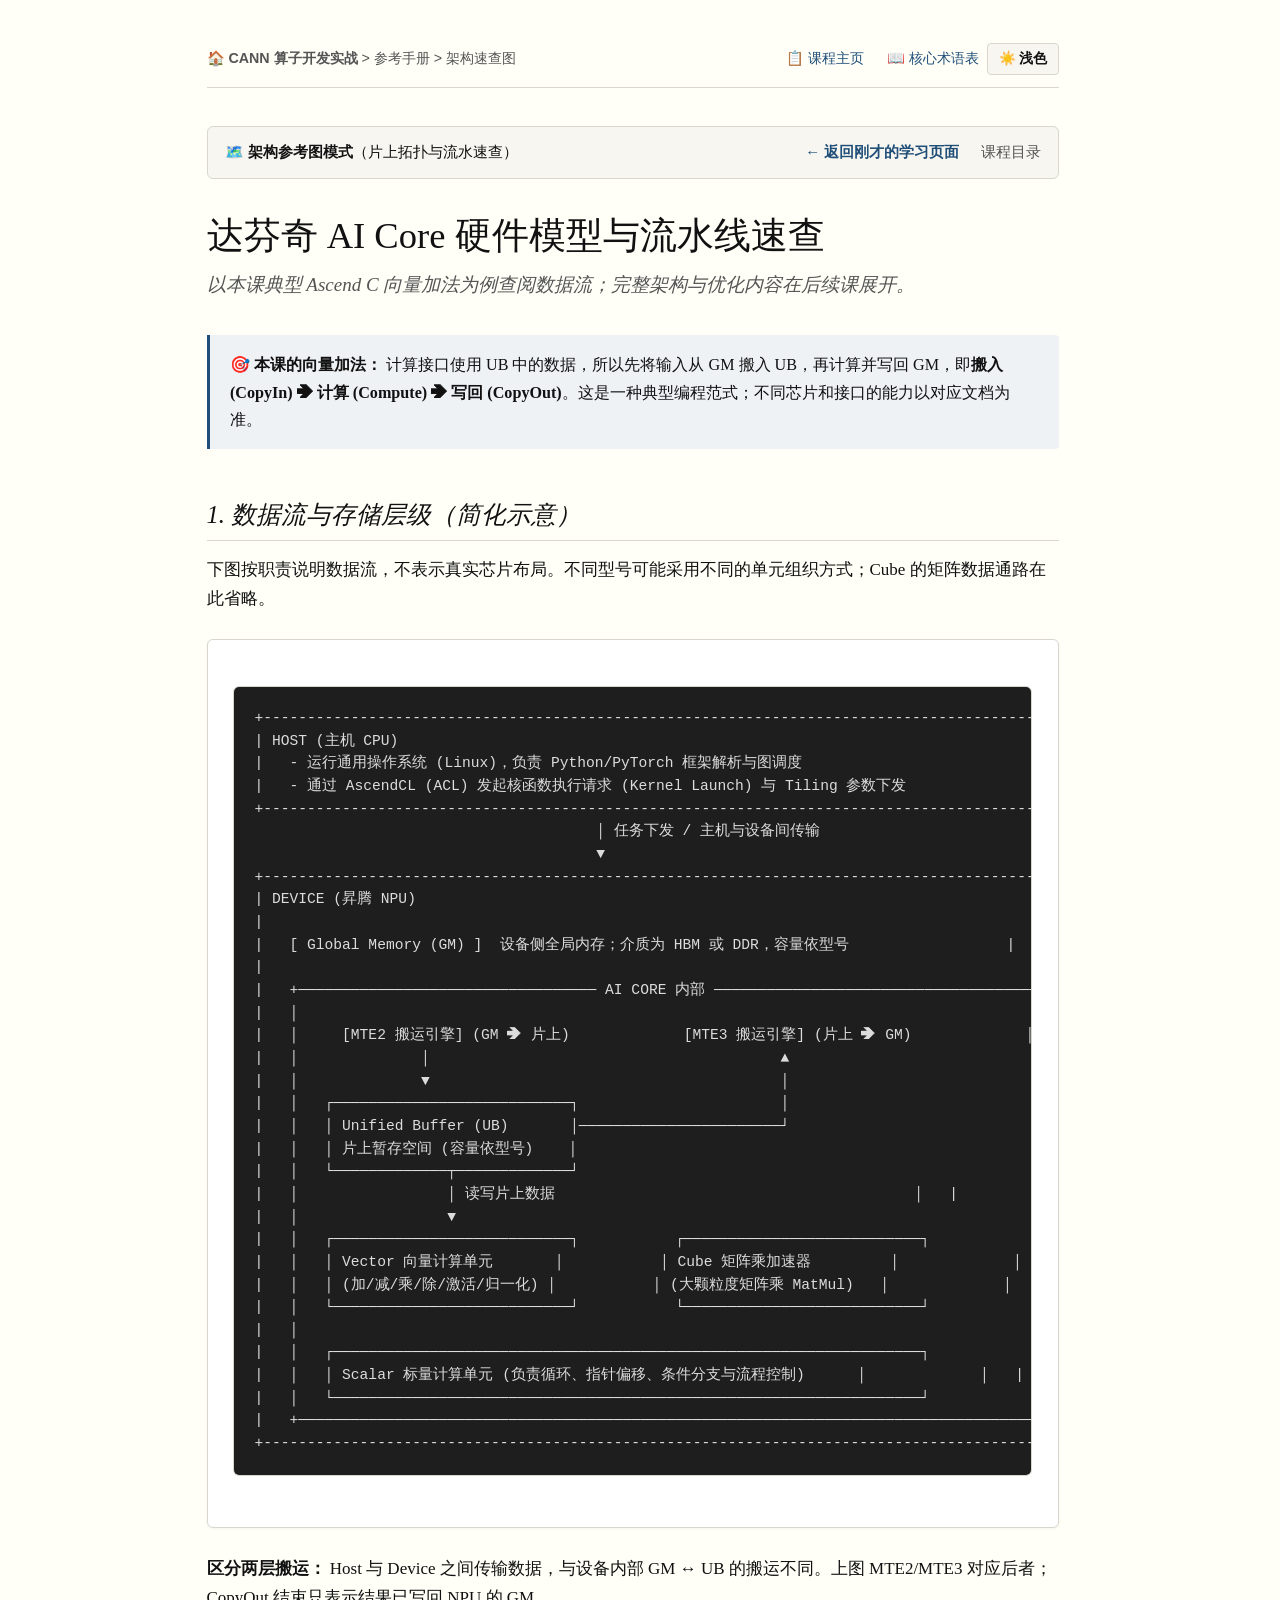
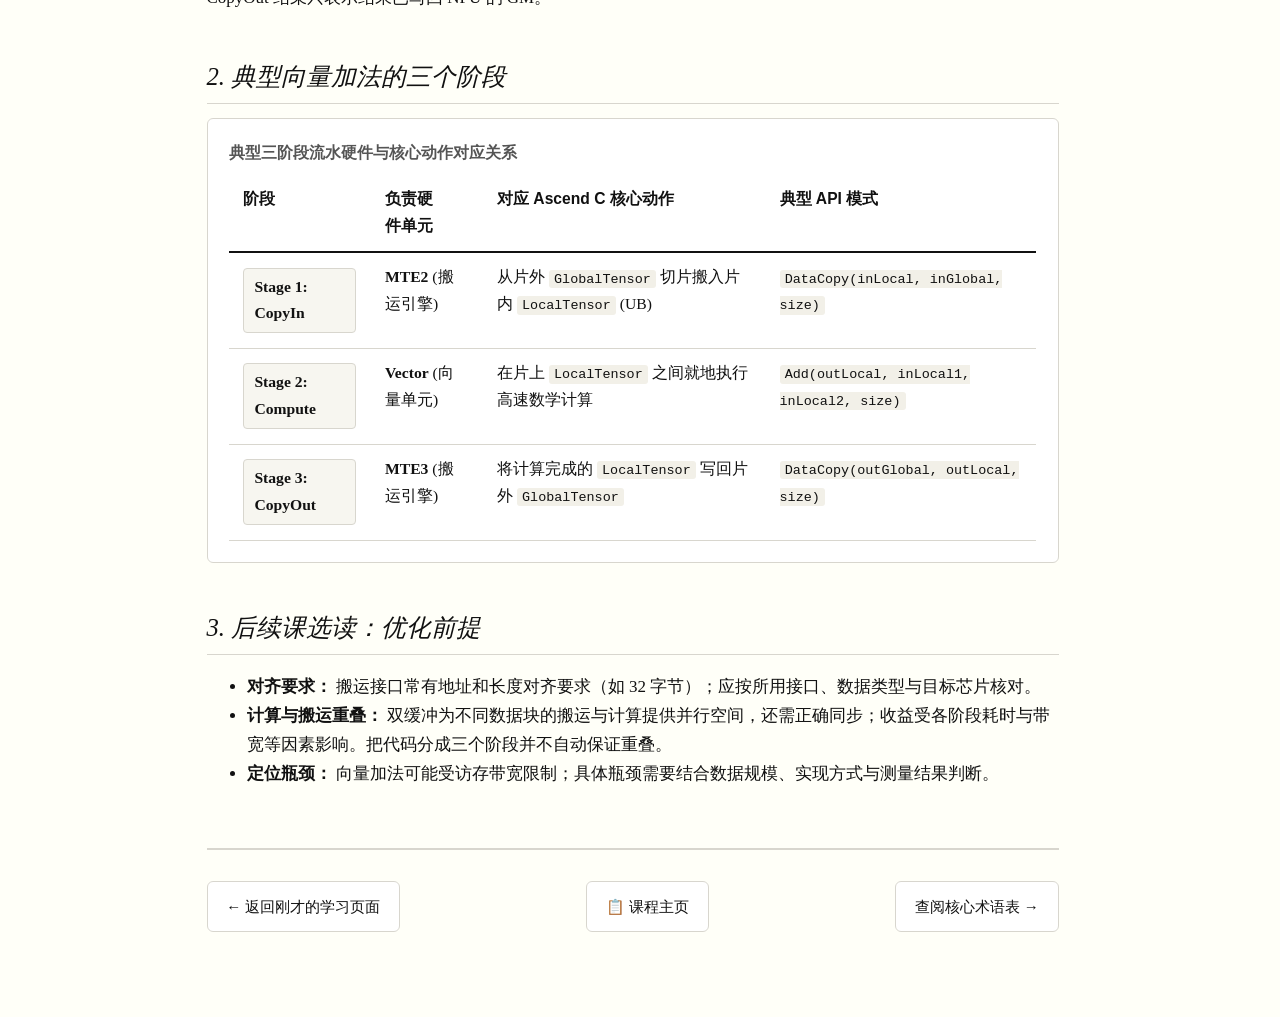
<file: reference/architecture-cheatsheet.html>
<!DOCTYPE html>
<html lang="zh-CN">
<head>
  <meta charset="UTF-8">
  <meta name="viewport" content="width=device-width, initial-scale=1.0">
  <meta name="color-scheme" content="light dark">
  <title>达芬奇 AI Core 硬件模型与流水线速查 (Architecture Cheatsheet)</title>
  <script>
    (function() {
      const t = localStorage.getItem('site-theme');
      if (t === 'dark' || t === 'light') {
        document.documentElement.setAttribute('data-theme', t);
      }
    })();
  </script>
  <link rel="stylesheet" href="../assets/style.css?v=20261025c">
  <style>
    .arch-grid {
      display: grid;
      grid-template-columns: 1fr;
      gap: 1.5rem;
      margin: 1.5rem 0;
    }
    .hw-box {
      border: 1px solid var(--border);
      border-radius: 6px;
      padding: 1.25rem;
      background: var(--card-bg);
    }
    .flow-step {
      display: inline-block;
      padding: 0.3rem 0.6rem;
      background: var(--surface);
      border: 1px solid var(--border);
      border-radius: 4px;
      font-weight: 600;
      margin: 0.2rem 0;
    }
  </style>
  <script src="../assets/nav-drawer.js?v=20261027b" defer></script>
</head>
<body>
  <a href="#main-content" class="skip-link">跳至主要内容</a>

  <header>
    <nav class="course-nav" aria-label="课程全局导航">
      <div><a href="../index.html" style="color:inherit; text-decoration:none; font-weight:700;">🏠 CANN 算子开发实战</a> &gt; 参考手册 &gt; 架构速查图</div>
      <div class="nav-actions">
        <a href="../index.html">📋 课程主页</a>
        <a href="./glossary.html">📖 核心术语表</a>
        <button class="theme-toggle-btn" type="button" aria-label="切换主题">🌓 主题</button>
      </div>
    </nav>
  </header>

  <main id="main-content" tabindex="-1">
    <div class="ref-action-bar">
      <div><strong>🗺️ 架构参考图模式</strong>（片上拓扑与流水速查）</div>
      <div>
        <a href="#" data-smart-back="../index.html" style="color:var(--accent-blue); text-decoration:none; font-weight:600; margin-right:1rem;">← 返回刚才的学习页面</a>
        <a href="../index.html" style="color:var(--ink-muted); text-decoration:none;">课程目录</a>
      </div>
    </div>

    <h1>达芬奇 AI Core 硬件模型与流水线速查</h1>
    <p class="subtitle">以本课典型 Ascend C 向量加法为例查阅数据流；完整架构与优化内容在后续课展开。</p>

    <div class="mission-tie">
      <strong>🎯 本课的向量加法：</strong> 计算接口使用 UB 中的数据，所以先将输入从 GM 搬入 UB，再计算并写回 GM，即<strong>搬入 (CopyIn) ➔ 计算 (Compute) ➔ 写回 (CopyOut)</strong>。这是一种典型编程范式；不同芯片和接口的能力以对应文档为准。
    </div>

    <h2>1. 数据流与存储层级（简化示意）</h2>
    <p>下图按职责说明数据流，不表示真实芯片布局。不同型号可能采用不同的单元组织方式；Cube 的矩阵数据通路在此省略。</p>
    <div class="diagram-box">
      <pre style="background:#1e1e1e; color:#dcdcdc; font-size:0.86rem; border-radius:6px; padding:1.2rem; overflow-x:auto;">
+---------------------------------------------------------------------------------------------+
| HOST (主机 CPU)                                                                             |
|   - 运行通用操作系统 (Linux)，负责 Python/PyTorch 框架解析与图调度                          |
|   - 通过 AscendCL (ACL) 发起核函数执行请求 (Kernel Launch) 与 Tiling 参数下发               |
+---------------------------------------------------------------------------------------------+
                                       │ 任务下发 / 主机与设备间传输
                                       ▼
+---------------------------------------------------------------------------------------------+
| DEVICE (昇腾 NPU)                                                                           |
|                                                                                             |
|   [ Global Memory (GM) ]  设备侧全局内存；介质为 HBM 或 DDR，容量依型号                  |
|                                                                                             |
|   +────────────────────────────────── AI CORE 内部 ─────────────────────────────────────+   |
|   │                                                                                     │   |
|   │     [MTE2 搬运引擎] (GM ➔ 片上)             [MTE3 搬运引擎] (片上 ➔ GM)             │   |
|   │              │                                        ▲                             │   |
|   │              ▼                                        │                             │   |
|   │   ┌───────────────────────────┐                       │                             │   |
|   │   │ Unified Buffer (UB)       │───────────────────────┘                             │   |
|   │   │ 片上暂存空间 (容量依型号)    │                                                     │   |
|   │   └─────────────┬─────────────┘                                                     │   |
|   │                 │ 读写片上数据                                         │   |
|   │                 ▼                                                                   │   |
|   │   ┌───────────────────────────┐           ┌───────────────────────────┐             │   |
|   │   │ Vector 向量计算单元       │           │ Cube 矩阵乘加速器         │             │   |
|   │   │ (加/减/乘/除/激活/归一化) │           │ (大颗粒度矩阵乘 MatMul)   │             │   |
|   │   └───────────────────────────┘           └───────────────────────────┘             │   |
|   │                                                                                     │   |
|   │   ┌───────────────────────────────────────────────────────────────────┐             │   |
|   │   │ Scalar 标量计算单元 (负责循环、指针偏移、条件分支与流程控制)      │             │   |
|   │   └───────────────────────────────────────────────────────────────────┘             │   |
|   +─────────────────────────────────────────────────────────────────────────────────────+   |
+---------------------------------------------------------------------------------------------+
</pre>
    </div>

    <p><strong>区分两层搬运：</strong> Host 与 Device 之间传输数据，与设备内部 GM ↔ UB 的搬运不同。上图 MTE2/MTE3 对应后者；CopyOut 结束只表示结果已写回 NPU 的 GM。</p>

    <h2>2. 典型向量加法的三个阶段</h2>
    <div class="hw-box">
      <table style="margin: 0;">
        <caption>典型三阶段流水硬件与核心动作对应关系</caption>
        <thead>
          <tr>
            <th scope="col">阶段</th>
            <th scope="col">负责硬件单元</th>
            <th scope="col">对应 Ascend C 核心动作</th>
            <th scope="col">典型 API 模式</th>
          </tr>
        </thead>
        <tbody>
          <tr>
            <td><span class="flow-step">Stage 1: CopyIn</span></td>
            <td><strong>MTE2</strong> (搬运引擎)</td>
            <td>从片外 <code>GlobalTensor</code> 切片搬入片内 <code>LocalTensor</code> (UB)</td>
            <td><code>DataCopy(inLocal, inGlobal, size)</code></td>
          </tr>
          <tr>
            <td><span class="flow-step">Stage 2: Compute</span></td>
            <td><strong>Vector</strong> (向量单元)</td>
            <td>在片上 <code>LocalTensor</code> 之间就地执行高速数学计算</td>
            <td><code>Add(outLocal, inLocal1, inLocal2, size)</code></td>
          </tr>
          <tr>
            <td><span class="flow-step">Stage 3: CopyOut</span></td>
            <td><strong>MTE3</strong> (搬运引擎)</td>
            <td>将计算完成的 <code>LocalTensor</code> 写回片外 <code>GlobalTensor</code></td>
            <td><code>DataCopy(outGlobal, outLocal, size)</code></td>
          </tr>
        </tbody>
      </table>
    </div>

    <h2>3. 后续课选读：优化前提</h2>
    <ul>
      <li><strong>对齐要求：</strong> 搬运接口常有地址和长度对齐要求（如 32 字节）；应按所用接口、数据类型与目标芯片核对。</li>
      <li><strong>计算与搬运重叠：</strong> 双缓冲为不同数据块的搬运与计算提供并行空间，还需正确同步；收益受各阶段耗时与带宽等因素影响。把代码分成三个阶段并不自动保证重叠。</li>
      <li><strong>定位瓶颈：</strong> 向量加法可能受访存带宽限制；具体瓶颈需要结合数据规模、实现方式与测量结果判断。</li>
    </ul>
  </main>

  <footer class="lesson-footer">
    <div style="display: flex; justify-content: space-between; align-items: center; font-size: 0.9rem; flex-wrap: wrap; gap: 0.5rem;">
      <a href="#" data-smart-back="../index.html" class="flow-btn">← 返回刚才的学习页面</a>
      <a href="../index.html" class="flow-btn">📋 课程主页</a>
      <a href="./glossary.html" class="flow-btn">查阅核心术语表 →</a>
    </div>
  </footer>
</body>
</html>
</file>
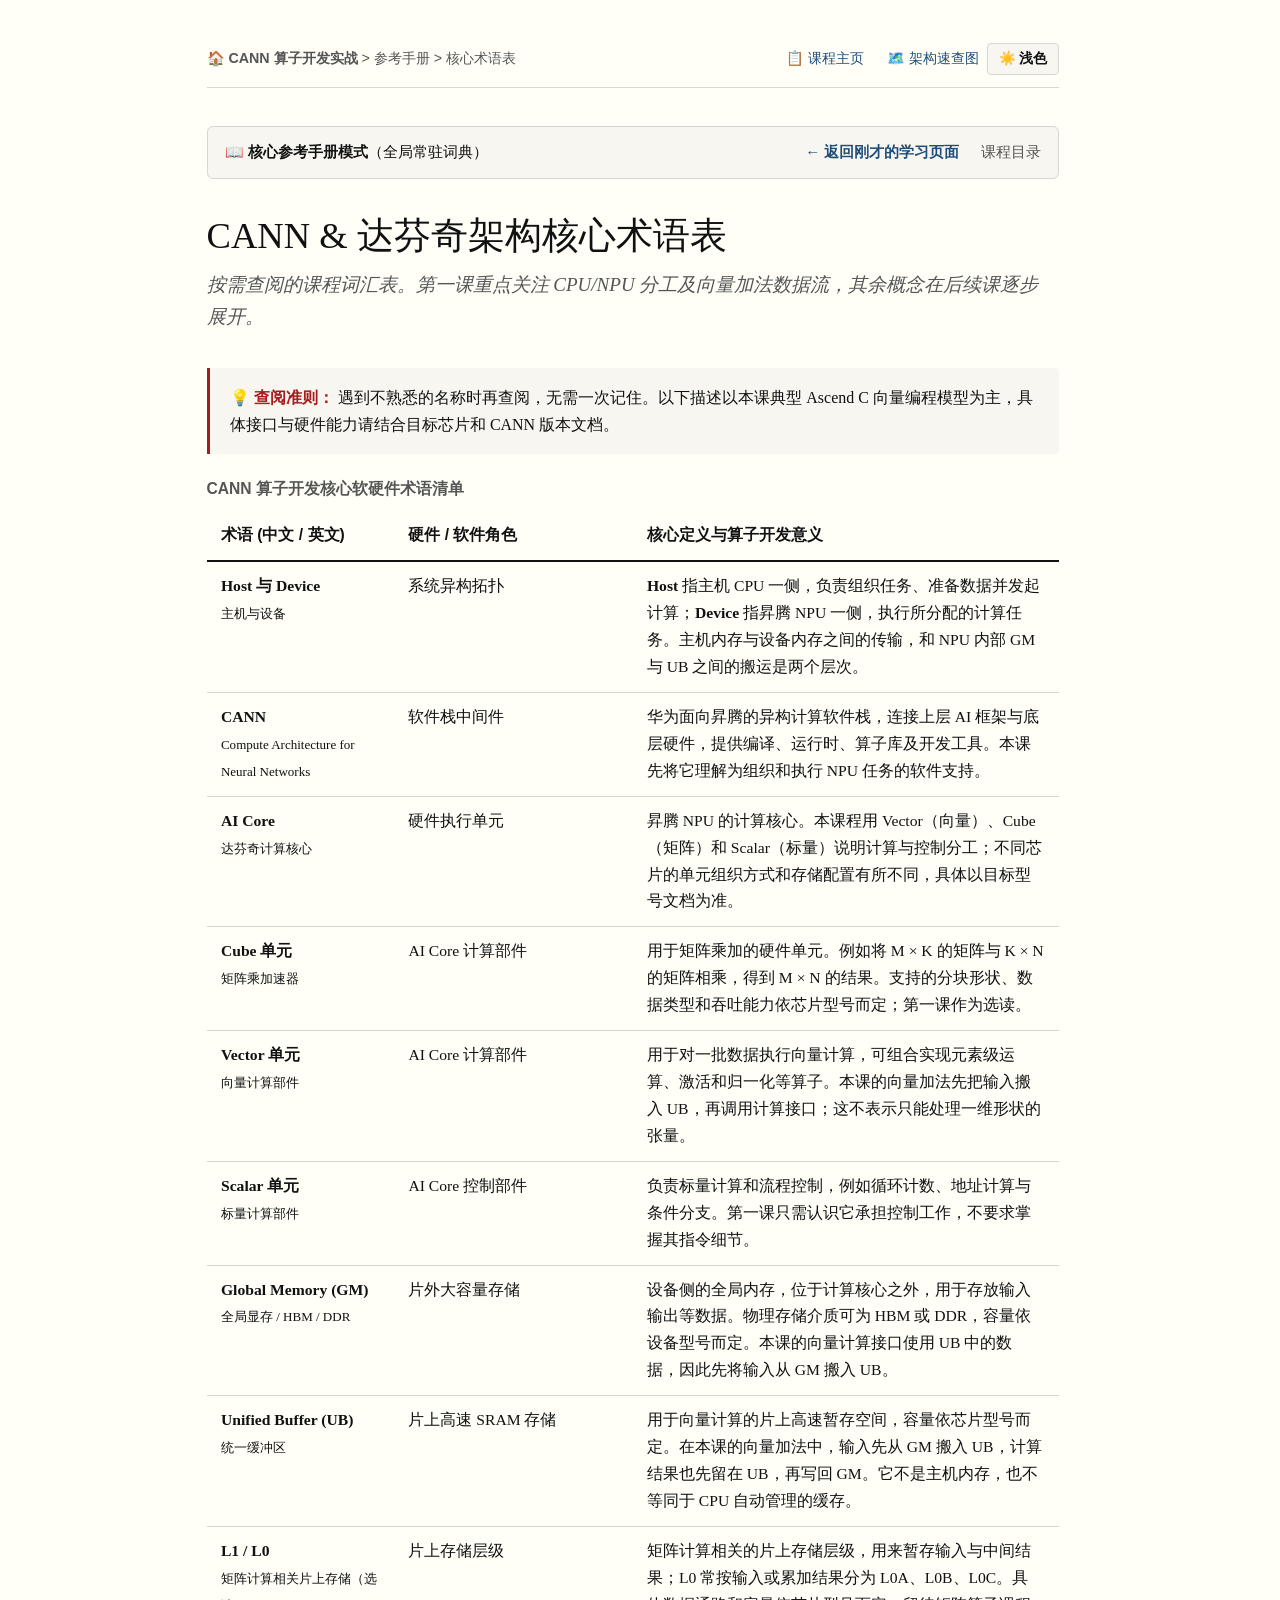
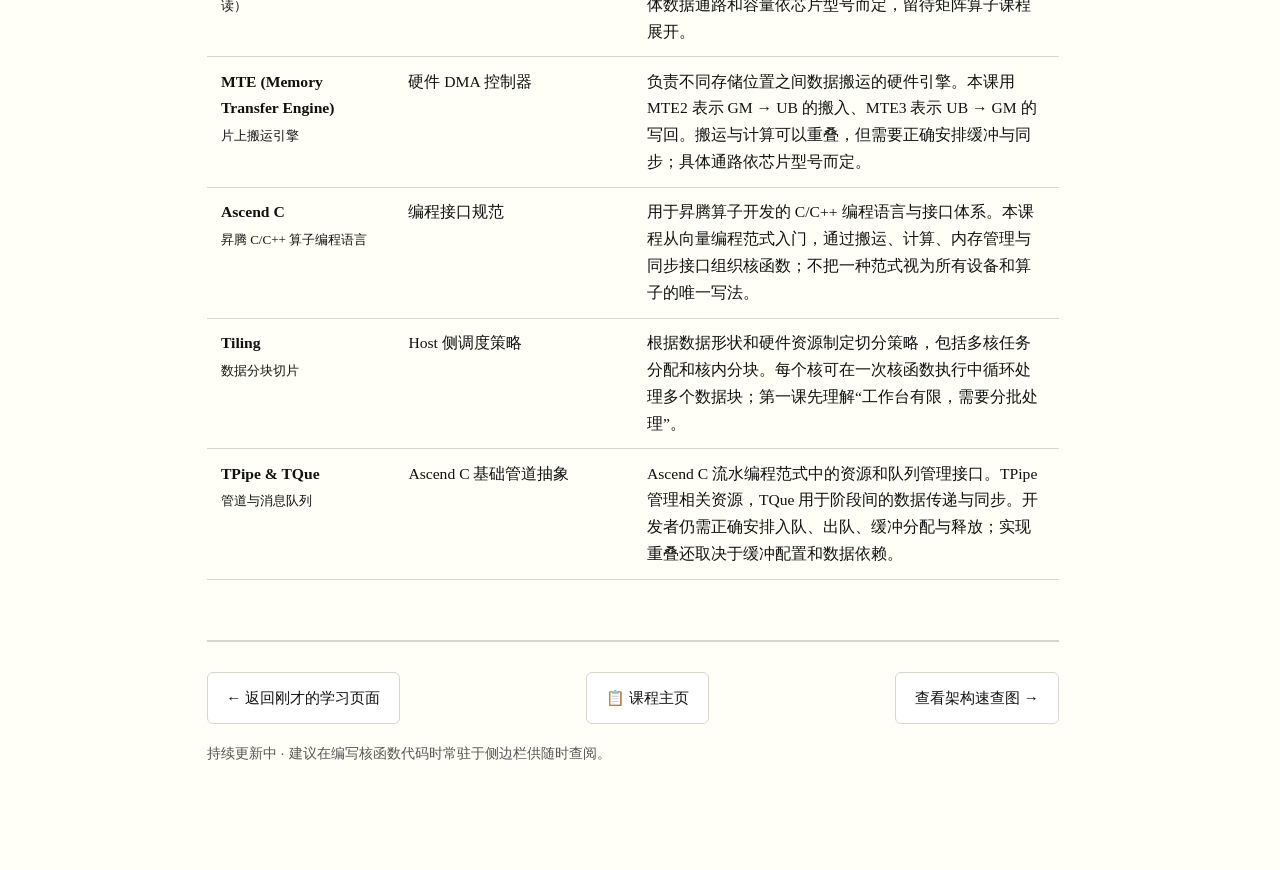
<file: reference/glossary.html>
<!DOCTYPE html>
<html lang="zh-CN">
<head>
  <meta charset="UTF-8">
  <meta name="viewport" content="width=device-width, initial-scale=1.0">
  <meta name="color-scheme" content="light dark">
  <title>CANN & 达芬奇架构核心术语表 (Glossary)</title>
  <script>
    (function() {
      const t = localStorage.getItem('site-theme');
      if (t === 'dark' || t === 'light') {
        document.documentElement.setAttribute('data-theme', t);
      }
    })();
  </script>
  <link rel="stylesheet" href="../assets/style.css?v=20261025c">
  <script src="../assets/nav-drawer.js?v=20261027b" defer></script>
</head>
<body>
  <a href="#main-content" class="skip-link">跳至主要内容</a>

  <header>
    <nav class="course-nav" aria-label="课程全局导航">
      <div><a href="../index.html" style="color:inherit; text-decoration:none; font-weight:700;">🏠 CANN 算子开发实战</a> &gt; 参考手册 &gt; 核心术语表</div>
      <div class="nav-actions">
        <a href="../index.html">📋 课程主页</a>
        <a href="./architecture-cheatsheet.html">🗺️ 架构速查图</a>
        <button class="theme-toggle-btn" type="button" aria-label="切换主题">🌓 主题</button>
      </div>
    </nav>
  </header>

  <main id="main-content" tabindex="-1">
    <div class="ref-action-bar">
      <div><strong>📖 核心参考手册模式</strong>（全局常驻词典）</div>
      <div>
        <a href="#" data-smart-back="../index.html" style="color:var(--accent-blue); text-decoration:none; font-weight:600; margin-right:1rem;">← 返回刚才的学习页面</a>
        <a href="../index.html" style="color:var(--ink-muted); text-decoration:none;">课程目录</a>
      </div>
    </div>

    <h1>CANN & 达芬奇架构核心术语表</h1>
    <p class="subtitle">按需查阅的课程词汇表。第一课重点关注 CPU/NPU 分工及向量加法数据流，其余概念在后续课逐步展开。</p>

    <div class="margin-note">
      <strong>💡 查阅准则：</strong> 遇到不熟悉的名称时再查阅，无需一次记住。以下描述以本课典型 Ascend C 向量编程模型为主，具体接口与硬件能力请结合目标芯片和 CANN 版本文档。
    </div>

    <table>
      <caption>CANN 算子开发核心软硬件术语清单</caption>
      <thead>
        <tr>
          <th scope="col" style="width: 22%;">术语 (中文 / 英文)</th>
          <th scope="col" style="width: 28%;">硬件 / 软件角色</th>
          <th scope="col">核心定义与算子开发意义</th>
        </tr>
      </thead>
      <tbody>
        <tr>
          <td><strong>Host 与 Device</strong><br><small>主机与设备</small></td>
          <td>系统异构拓扑</td>
          <td><strong>Host</strong> 指主机 CPU 一侧，负责组织任务、准备数据并发起计算；<strong>Device</strong> 指昇腾 NPU 一侧，执行所分配的计算任务。主机内存与设备内存之间的传输，和 NPU 内部 GM 与 UB 之间的搬运是两个层次。</td>
        </tr>
        <tr>
          <td><strong>CANN</strong><br><small>Compute Architecture for Neural Networks</small></td>
          <td>软件栈中间件</td>
          <td>华为面向昇腾的异构计算软件栈，连接上层 AI 框架与底层硬件，提供编译、运行时、算子库及开发工具。本课先将它理解为组织和执行 NPU 任务的软件支持。</td>
        </tr>
        <tr>
          <td><strong>AI Core</strong><br><small>达芬奇计算核心</small></td>
          <td>硬件执行单元</td>
          <td>昇腾 NPU 的计算核心。本课程用 Vector（向量）、Cube（矩阵）和 Scalar（标量）说明计算与控制分工；不同芯片的单元组织方式和存储配置有所不同，具体以目标型号文档为准。</td>
        </tr>
        <tr>
          <td><strong>Cube 单元</strong><br><small>矩阵乘加速器</small></td>
          <td>AI Core 计算部件</td>
          <td>用于矩阵乘加的硬件单元。例如将 M × K 的矩阵与 K × N 的矩阵相乘，得到 M × N 的结果。支持的分块形状、数据类型和吞吐能力依芯片型号而定；第一课作为选读。</td>
        </tr>
        <tr>
          <td><strong>Vector 单元</strong><br><small>向量计算部件</small></td>
          <td>AI Core 计算部件</td>
          <td>用于对一批数据执行向量计算，可组合实现元素级运算、激活和归一化等算子。本课的向量加法先把输入搬入 UB，再调用计算接口；这不表示只能处理一维形状的张量。</td>
        </tr>
        <tr>
          <td><strong>Scalar 单元</strong><br><small>标量计算部件</small></td>
          <td>AI Core 控制部件</td>
          <td>负责标量计算和流程控制，例如循环计数、地址计算与条件分支。第一课只需认识它承担控制工作，不要求掌握其指令细节。</td>
        </tr>
        <tr>
          <td><strong>Global Memory (GM)</strong><br><small>全局显存 / HBM / DDR</small></td>
          <td>片外大容量存储</td>
          <td>设备侧的全局内存，位于计算核心之外，用于存放输入输出等数据。物理存储介质可为 HBM 或 DDR，容量依设备型号而定。本课的向量计算接口使用 UB 中的数据，因此先将输入从 GM 搬入 UB。</td>
        </tr>
        <tr>
          <td><strong>Unified Buffer (UB)</strong><br><small>统一缓冲区</small></td>
          <td>片上高速 SRAM 存储</td>
          <td>用于向量计算的片上高速暂存空间，容量依芯片型号而定。在本课的向量加法中，输入先从 GM 搬入 UB，计算结果也先留在 UB，再写回 GM。它不是主机内存，也不等同于 CPU 自动管理的缓存。</td>
        </tr>
        <tr>
          <td><strong>L1 / L0</strong><br><small>矩阵计算相关片上存储（选读）</small></td>
          <td>片上存储层级</td>
          <td>矩阵计算相关的片上存储层级，用来暂存输入与中间结果；L0 常按输入或累加结果分为 L0A、L0B、L0C。具体数据通路和容量依芯片型号而定，留待矩阵算子课程展开。</td>
        </tr>
        <tr>
          <td><strong>MTE (Memory Transfer Engine)</strong><br><small>片上搬运引擎</small></td>
          <td>硬件 DMA 控制器</td>
          <td>负责不同存储位置之间数据搬运的硬件引擎。本课用 MTE2 表示 GM → UB 的搬入、MTE3 表示 UB → GM 的写回。搬运与计算可以重叠，但需要正确安排缓冲与同步；具体通路依芯片型号而定。</td>
        </tr>
        <tr>
          <td><strong>Ascend C</strong><br><small>昇腾 C/C++ 算子编程语言</small></td>
          <td>编程接口规范</td>
          <td>用于昇腾算子开发的 C/C++ 编程语言与接口体系。本课程从向量编程范式入门，通过搬运、计算、内存管理与同步接口组织核函数；不把一种范式视为所有设备和算子的唯一写法。</td>
        </tr>
        <tr>
          <td><strong>Tiling</strong><br><small>数据分块切片</small></td>
          <td>Host 侧调度策略</td>
          <td>根据数据形状和硬件资源制定切分策略，包括多核任务分配和核内分块。每个核可在一次核函数执行中循环处理多个数据块；第一课先理解“工作台有限，需要分批处理”。</td>
        </tr>
        <tr>
          <td><strong>TPipe & TQue</strong><br><small>管道与消息队列</small></td>
          <td>Ascend C 基础管道抽象</td>
          <td>Ascend C 流水编程范式中的资源和队列管理接口。TPipe 管理相关资源，TQue 用于阶段间的数据传递与同步。开发者仍需正确安排入队、出队、缓冲分配与释放；实现重叠还取决于缓冲配置和数据依赖。</td>
        </tr>
      </tbody>
    </table>
  </main>

  <footer class="lesson-footer">
    <div style="display: flex; justify-content: space-between; align-items: center; font-size: 0.9rem; flex-wrap: wrap; gap: 0.5rem;">
      <a href="#" data-smart-back="../index.html" class="flow-btn">← 返回刚才的学习页面</a>
      <a href="../index.html" class="flow-btn">📋 课程主页</a>
      <a href="./architecture-cheatsheet.html" class="flow-btn">查看架构速查图 →</a>
    </div>
    <p style="margin-top: 1rem; color: var(--ink-muted); font-size: 0.85rem;">持续更新中 · 建议在编写核函数代码时常驻于侧边栏供随时查阅。</p>
  </footer>
</body>
</html>
</file>
<file: assets/style.css>
/* 
 * Huawei CANN & Ascend C Teaching Workspace Stylesheet
 * Inspired by Edward Tufte: high data-ink ratio, readable typography, margin notes, print-ready.
 * Modern Web Best Practices: Top Layer Dialog, Cross-Document View Transitions,
 * light-dark() Color Scheme, Text-wrap balance/pretty, and Scrollbar-gutter stability.
 */

/* ==========================================================================
   1. Cross-Document View Transitions (MPA Smooth Transitions)
   ========================================================================== */
@media (prefers-reduced-motion: no-preference) {
  @view-transition {
    navigation: auto;
  }
}

::view-transition-old(root) {
  animation: 0.2s ease-in both vt-fade-out;
}
::view-transition-new(root) {
  animation: 0.25s ease-out both vt-fade-in;
}

@keyframes vt-fade-out {
  from { opacity: 1; }
  to { opacity: 0; }
}
@keyframes vt-fade-in {
  from { opacity: 0; }
  to { opacity: 1; }
}

.course-nav {
  view-transition-name: course-nav;
}

/* ==========================================================================
   2. Design Tokens & Modern Color Scheme (light-dark)
   ========================================================================== */
:root {
  color-scheme: light dark;

  /* Semantic surface and text tokens with light-dark() */
  --bg: light-dark(#fffff8, #141517);
  --surface: light-dark(#f7f6f0, #1c1e22);
  --surface-accent: light-dark(#eef2f5, #222933);
  --card-bg: light-dark(#ffffff, #22252b);
  --ink: light-dark(#111111, #e3e6eb);
  --ink-muted: light-dark(#555555, #9aa0a6);
  --accent: light-dark(#a61c1c, #ff6b6b);       /* Tufte crimson / Huawei subtle red */
  --accent-blue: light-dark(#1f4e78, #58a6ff);  /* Architecture blue */
  --border: light-dark(#d8d6ce, #373b42);

  --success-bg: light-dark(#edf7ed, #142e1b);
  --success-ink: light-dark(#1e4620, #7ee787);
  --success-border: light-dark(#81c784, #2ea043);

  --error-bg: light-dark(#fdeded, #3b1818);
  --error-ink: light-dark(#5f2120, #f85149);
  --error-border: light-dark(#e57373, #da3633);

  --code-bg: light-dark(#f2f0e8, #282c34);

  --font-serif: "Palatino Linotype", Palatino, "Book Antiqua", Georgia, "Songti SC", "Noto Serif CJK SC", serif;
  --font-sans: -apple-system, BlinkMacSystemFont, "PingFang SC", "Microsoft YaHei", "Helvetica Neue", sans-serif;
  --font-mono: "JetBrains Mono", "SFMono-Regular", Consolas, "Liberation Mono", Menlo, monospace;
}

/* User manual override support */
html[data-theme="light"] {
  color-scheme: light;
}
html[data-theme="dark"] {
  color-scheme: dark;
}

/* ==========================================================================
   3. Base Layout & Modern Typography
   ========================================================================== */
* {
  box-sizing: border-box;
}

html {
  font-size: 17px;
  background-color: var(--bg);
  color: var(--ink);
  scrollbar-gutter: stable;
}

body {
  font-family: var(--font-serif);
  line-height: 1.72;
  max-width: 920px;
  margin: 0 auto;
  padding: clamp(1.5rem, 4vw, 2.5rem) clamp(1rem, 3vw, 2rem) 5rem;
}

/* Accessibility: Skip Link */
.skip-link {
  position: absolute;
  top: -9999px;
  left: 1rem;
  background: var(--accent-blue);
  color: #ffffff !important;
  padding: 0.55rem 1.1rem;
  z-index: 100000;
  font-family: var(--font-sans);
  font-size: 0.88rem;
  font-weight: 600;
  border-radius: 4px;
  text-decoration: none;
  box-shadow: 0 4px 12px rgba(0, 0, 0, 0.25);
  transition: top 0.15s ease;
}
.skip-link:focus {
  top: 1rem;
}

/* Top Navigation / Breadcrumb */
.course-nav {
  font-family: var(--font-sans);
  font-size: 0.84rem;
  color: var(--ink-muted);
  border-bottom: 1px solid var(--border);
  padding-bottom: 0.75rem;
  margin-bottom: 2.2rem;
  display: flex;
  justify-content: space-between;
  align-items: center;
  flex-wrap: wrap;
  gap: 0.75rem;
}

.course-nav a {
  color: var(--accent-blue);
  text-decoration: none;
  margin-left: 0.85rem;
  display: inline-flex;
  align-items: center;
}

.course-nav a:first-child {
  margin-left: 0;
}

.course-nav a:hover {
  text-decoration: underline;
}

.nav-actions {
  display: flex;
  align-items: center;
  flex-wrap: wrap;
  gap: 0.5rem;
}

/* Theme Toggle Button */
.theme-toggle-btn {
  background: var(--surface);
  border: 1px solid var(--border);
  color: var(--ink);
  padding: 0.25rem 0.6rem;
  border-radius: 4px;
  cursor: pointer;
  font-family: var(--font-sans);
  font-size: 0.8rem;
  font-weight: 600;
  display: inline-flex;
  align-items: center;
  gap: 0.35rem;
  min-height: 32px;
  transition: background 0.15s, border-color 0.15s, color 0.15s;
}
.theme-toggle-btn:hover {
  background: var(--surface-accent);
  border-color: var(--accent-blue);
  color: var(--accent-blue);
}

.badge {
  display: inline-block;
  font-family: var(--font-sans);
  font-size: 0.75rem;
  font-weight: 600;
  text-transform: uppercase;
  letter-spacing: 0.06em;
  padding: 0.15rem 0.55rem;
  border-radius: 3px;
  background: var(--surface);
  border: 1px solid var(--border);
  color: var(--accent);
}

/* Headings with text-wrap: balance */
h1 {
  font-weight: 400;
  font-size: clamp(1.75rem, 3.5vw, 2.15rem);
  line-height: 1.25;
  margin: 0.4rem 0 0.6rem;
  color: var(--ink);
  text-wrap: balance;
}

.subtitle {
  font-size: 1.12rem;
  color: var(--ink-muted);
  font-style: italic;
  margin-top: 0;
  margin-bottom: 2rem;
  text-wrap: pretty;
}

h2 {
  font-weight: 400;
  font-style: italic;
  font-size: 1.45rem;
  margin-top: 2.6rem;
  margin-bottom: 0.8rem;
  border-bottom: 1px solid var(--border);
  padding-bottom: 0.25rem;
  text-wrap: balance;
}

h3 {
  font-family: var(--font-sans);
  font-size: 1.05rem;
  font-weight: 600;
  margin-top: 1.6rem;
  margin-bottom: 0.5rem;
  text-wrap: balance;
}

p {
  margin-top: 0;
  margin-bottom: 1.15rem;
  text-wrap: pretty;
  overflow-wrap: break-word;
}

a {
  color: var(--accent);
  text-decoration: underline;
  text-decoration-thickness: 1px;
  text-underline-offset: 3px;
}

a:hover {
  color: var(--accent-blue);
}

/* Code & Pre */
code {
  font-family: var(--font-mono);
  font-size: 0.86em;
  background: var(--code-bg);
  padding: 0.12em 0.38em;
  border-radius: 3px;
}

pre {
  background: #1d2021;
  color: #ebdbb2;
  padding: 1.1rem 1.3rem;
  border-radius: 5px;
  overflow-x: auto;
  overscroll-behavior: contain;
  font-family: var(--font-mono);
  font-size: 0.84rem;
  line-height: 1.55;
  margin: 1.2rem 0 1.5rem;
  border: 1px solid var(--border);
}

pre code {
  background: none;
  padding: 0;
  color: inherit;
  font-size: inherit;
}

/* Callout / Margin Note Box */
.margin-note {
  background: var(--surface);
  border-left: 3px solid var(--accent);
  padding: 0.9rem 1.2rem;
  margin: 1.25rem 0;
  font-size: 0.94rem;
  border-radius: 0 4px 4px 0;
}

.margin-note strong {
  font-family: var(--font-sans);
  color: var(--accent);
}

.mission-tie {
  background: var(--surface-accent);
  border-left: 3px solid var(--accent-blue);
  padding: 0.9rem 1.2rem;
  margin: 1.4rem 0;
  font-size: 0.95rem;
  border-radius: 0 4px 4px 0;
}

/* Architecture Diagram Container */
.diagram-box {
  background: var(--card-bg);
  border: 1px solid var(--border);
  border-radius: 6px;
  padding: 1.5rem;
  margin: 1.5rem 0;
  box-shadow: 0 1px 3px rgba(0,0,0,0.05);
}

.diagram-caption {
  font-family: var(--font-sans);
  font-size: 0.82rem;
  color: var(--ink-muted);
  text-align: center;
  margin-top: 0.75rem;
}

/* Interactive Pipeline Simulator */
.sim-panel {
  background: var(--surface);
  border: 1px solid var(--border);
  border-radius: 6px;
  padding: 1.4rem;
  margin: 1.6rem 0;
  font-family: var(--font-sans);
}

.sim-controls {
  display: flex;
  gap: 0.6rem;
  flex-wrap: wrap;
  margin-bottom: 1.1rem;
}

.sim-btn {
  font-family: var(--font-sans);
  font-size: 0.88rem;
  font-weight: 600;
  padding: 0.5rem 0.95rem;
  border: 1px solid var(--accent-blue);
  background: var(--card-bg);
  color: var(--accent-blue);
  border-radius: 4px;
  cursor: pointer;
  transition: all 0.15s ease;
  min-height: 40px;
}

.sim-btn:hover, .sim-btn.active {
  background: var(--accent-blue);
  color: #ffffff;
}

.sim-stage-grid {
  display: grid;
  grid-template-columns: repeat(3, 1fr);
  gap: 0.8rem;
  margin-bottom: 1rem;
}

.sim-node {
  background: var(--card-bg);
  border: 2px solid var(--border);
  border-radius: 6px;
  padding: 0.9rem;
  text-align: center;
  transition: all 0.25s ease;
}

.sim-node.active-node,
.sim-node[aria-current="step"] {
  border-color: var(--accent);
  background: var(--surface-accent);
  transform: translateY(-2px);
  box-shadow: 0 4px 10px rgba(166, 28, 28, 0.15);
}

.sim-node-title {
  font-weight: 700;
  font-size: 0.95rem;
  margin-bottom: 0.3rem;
  text-wrap: balance;
}

.sim-node-sub {
  font-size: 0.8rem;
  color: var(--ink-muted);
}

.sim-status {
  background: var(--card-bg);
  border-left: 4px solid var(--accent-blue);
  padding: 0.85rem 1rem;
  font-size: 0.9rem;
  min-height: 3.4rem;
  border-radius: 0 4px 4px 0;
}

/* Lesson Cards on Index */
.lesson-card {
  border: 1px solid var(--border);
  border-radius: 6px;
  padding: 1.2rem 1.4rem;
  margin: 1rem 0;
  background: var(--card-bg);
  transition: transform 0.15s ease, box-shadow 0.15s ease;
}
.lesson-card:hover {
  transform: translateY(-2px);
  box-shadow: 0 4px 12px rgba(0,0,0,0.08);
}
.lesson-card a {
  font-size: 1.15rem;
  font-weight: 600;
  text-decoration: none;
  color: var(--ink);
}
.lesson-card a:hover {
  color: var(--accent);
}
.lesson-meta {
  font-family: var(--font-sans);
  font-size: 0.86rem;
  color: var(--ink-muted);
  margin-top: 0.4rem;
  text-wrap: pretty;
}
.tag {
  display: inline-block;
  font-size: 0.72rem;
  padding: 0.15rem 0.45rem;
  border-radius: 3px;
  background: var(--surface);
  border: 1px solid var(--border);
  margin-right: 0.4rem;
  color: var(--accent-blue);
  font-weight: 600;
}
.tag-upcoming {
  color: var(--ink-muted);
  border-style: dashed;
}

/* Quiz Widget */
.quiz-section {
  margin-top: 2.5rem;
  padding: 1.5rem;
  background: var(--surface);
  border: 1px solid var(--border);
  border-radius: 6px;
}

.quiz-question {
  margin-bottom: 1.8rem;
  padding-bottom: 1.4rem;
  border-bottom: 1px dashed var(--border);
}

.quiz-question:last-child {
  margin-bottom: 0;
  padding-bottom: 0;
  border-bottom: none;
}

.quiz-prompt {
  font-family: var(--font-sans);
  font-weight: 600;
  font-size: 1rem;
  margin-bottom: 0.8rem;
  text-wrap: balance;
}

.quiz-options {
  display: flex;
  flex-direction: column;
  gap: 0.55rem;
}

.quiz-option {
  font-family: var(--font-mono);
  font-size: 0.9rem;
  text-align: left;
  padding: 0.75rem 1rem;
  background: var(--card-bg);
  border: 1px solid var(--border);
  color: var(--ink);
  border-radius: 4px;
  cursor: pointer;
  transition: border-color 0.15s, background 0.15s;
  min-height: 44px;
  display: flex;
  align-items: center;
}

.quiz-option:hover {
  border-color: var(--accent-blue);
  background: var(--surface-accent);
}

.quiz-option.correct {
  background: var(--success-bg);
  border-color: var(--success-border);
  color: var(--success-ink);
  font-weight: 600;
}

.quiz-option.incorrect {
  background: var(--error-bg);
  border-color: var(--error-border);
  color: var(--error-ink);
}

.quiz-feedback {
  margin-top: 0.65rem;
  font-family: var(--font-sans);
  font-size: 0.88rem;
  padding: 0.65rem 0.9rem;
  border-radius: 4px;
  display: none;
}

.quiz-feedback.show-correct {
  display: block;
  background: var(--success-bg);
  color: var(--success-ink);
  border-left: 3px solid var(--success-border);
}

.quiz-feedback.show-incorrect {
  display: block;
  background: var(--error-bg);
  color: var(--error-ink);
  border-left: 3px solid var(--error-border);
}

/* Tables for Reference & Lessons */
table {
  width: 100%;
  border-collapse: collapse;
  margin: 1.3rem 0;
  font-size: 0.92rem;
}

caption {
  font-family: var(--font-sans);
  font-weight: 700;
  font-size: 0.92rem;
  text-align: left;
  margin-bottom: 0.5rem;
  color: var(--ink-muted);
}

th, td {
  text-align: left;
  padding: 0.65rem 0.85rem;
  border-bottom: 1px solid var(--border);
  vertical-align: top;
}

th {
  font-family: var(--font-sans);
  font-weight: 600;
  border-bottom: 2px solid var(--ink);
  text-wrap: balance;
}

/* Footer / Teacher Reminder */
.lesson-footer {
  margin-top: 3.5rem;
  padding-top: 1.8rem;
  border-top: 2px solid var(--border);
  font-family: var(--font-sans);
  font-size: 0.9rem;
}

.teacher-callout {
  background: var(--surface-accent);
  border: 1px solid var(--border);
  border-radius: 6px;
  padding: 1rem 1.25rem;
  margin-bottom: 1.8rem;
}

/* Three-stage Lesson Flow Navigation */
.lesson-flow-nav {
  display: grid;
  grid-template-columns: 1fr auto 1fr;
  gap: 1rem;
  align-items: center;
  margin-top: 1.2rem;
}

.flow-btn {
  display: inline-flex;
  align-items: center;
  justify-content: center;
  gap: 0.4rem;
  padding: 0.7rem 1.1rem;
  border-radius: 6px;
  border: 1px solid var(--border);
  background: var(--card-bg);
  color: var(--ink);
  text-decoration: none;
  font-family: var(--font-sans);
  font-size: 0.88rem;
  font-weight: 500;
  transition: all 0.15s ease;
  min-height: 44px;
}

.flow-btn:hover {
  background: var(--surface);
  border-color: var(--ink-muted);
  text-decoration: none;
}

.flow-btn-primary {
  background: var(--accent-blue);
  color: #ffffff;
  border-color: var(--accent-blue);
  font-weight: 600;
}

.flow-btn-primary:hover {
  background: #173b5a;
  color: #ffffff;
}

.flow-btn.disabled,
.flow-btn.upcoming {
  background: var(--surface);
  color: var(--ink-muted);
  border-style: dashed;
  cursor: not-allowed;
  opacity: 0.85;
}

/* Interactive In-Text Term Chips */
.term-chip {
  display: inline-block;
  cursor: pointer;
  padding: 0.1rem 0.4rem;
  margin: 0 0.15rem;
  background: var(--surface-accent);
  border-radius: 4px;
  border-bottom: 2px dotted var(--accent-blue);
  color: var(--accent-blue);
  font-weight: 600;
  font-family: var(--font-sans);
  font-size: 0.92em;
  transition: all 0.15s ease;
}

.term-chip:hover {
  background: var(--surface);
  color: var(--accent);
}

/* Reference Action Top/Bottom Bar */
.ref-action-bar {
  display: flex;
  justify-content: space-between;
  align-items: center;
  padding: 0.75rem 1rem;
  background: var(--surface);
  border: 1px solid var(--border);
  border-radius: 6px;
  margin-bottom: 2rem;
  font-family: var(--font-sans);
  font-size: 0.88rem;
}

/* ==========================================================================
   4. Native HTML <dialog> Side Drawer & Top Layer Transitions
   ========================================================================== */
dialog.drawer-dialog {
  position: fixed;
  top: 0;
  right: 0;
  margin: 0;
  width: 500px;
  max-width: 92vw;
  height: 100dvh;
  max-height: 100dvh;
  border: none;
  border-left: 1px solid var(--border);
  background: var(--surface);
  box-shadow: -6px 0 24px rgba(0, 0, 0, 0.2);
  flex-direction: column;
  font-family: var(--font-sans);
  box-sizing: border-box;
  padding: 0;
  overscroll-behavior: contain;
  color: var(--ink);

  /* Closed/Exit state: hidden and translated off-screen */
  display: none;
  transform: translateX(100%);
  opacity: 0;

  /* MANDATORY: transition display and overlay for top-layer elements */
  transition-property: transform, opacity, display, overlay;
  transition-duration: 0.25s;
  transition-timing-function: cubic-bezier(0.16, 1, 0.3, 1);
  transition-behavior: allow-discrete;
}

dialog.drawer-dialog[open] {
  display: flex;
  transform: translateX(0);
  opacity: 1;

  @starting-style {
    transform: translateX(100%);
    opacity: 0;
  }
}

/* Top Layer Backdrop transition */
dialog.drawer-dialog::backdrop {
  background-color: rgba(17, 17, 17, 0);
  backdrop-filter: blur(0px);
  -webkit-backdrop-filter: blur(0px);
  transition-property: background-color, backdrop-filter, -webkit-backdrop-filter, display, overlay;
  transition-duration: 0.25s;
  transition-behavior: allow-discrete;
}

dialog.drawer-dialog[open]::backdrop {
  background-color: rgba(17, 17, 17, 0.45);
  backdrop-filter: blur(2px);
  -webkit-backdrop-filter: blur(2px);

  @starting-style {
    background-color: rgba(17, 17, 17, 0);
    backdrop-filter: blur(0px);
    -webkit-backdrop-filter: blur(0px);
  }
}

@media (prefers-reduced-motion: reduce) {
  dialog.drawer-dialog {
    transform: none;
    transition-duration: 0.1s;
  }
  dialog.drawer-dialog[open] {
    @starting-style {
      transform: none;
    }
  }
}

.drawer-header {
  display: flex;
  justify-content: space-between;
  align-items: center;
  padding: 0.85rem 1.1rem;
  border-bottom: 1px solid var(--border);
  background: var(--card-bg);
}

.drawer-tabs {
  display: flex;
  gap: 0.4rem;
}

.drawer-tab {
  background: transparent;
  border: 1px solid transparent;
  border-radius: 4px;
  padding: 0.4rem 0.7rem;
  font-size: 0.85rem;
  font-weight: 600;
  color: var(--ink-muted);
  cursor: pointer;
  transition: all 0.15s ease;
  min-height: 36px;
}

.drawer-tab:hover {
  color: var(--ink);
  background: var(--surface);
}

.drawer-tab.active {
  background: var(--surface);
  border-color: var(--border);
  color: var(--accent-blue);
}

.drawer-actions {
  display: flex;
  align-items: center;
  gap: 0.6rem;
}

.drawer-external-link {
  font-size: 0.82rem;
  color: var(--accent-blue);
  text-decoration: none;
  font-weight: 500;
  padding: 0.3rem 0.5rem;
}

.drawer-external-link:hover {
  text-decoration: underline;
}

.drawer-close-btn {
  background: transparent;
  border: none;
  font-size: 1.25rem;
  line-height: 1;
  color: var(--ink-muted);
  cursor: pointer;
  padding: 0.4rem 0.6rem;
  border-radius: 4px;
  min-width: 36px;
  min-height: 36px;
  display: inline-flex;
  align-items: center;
  justify-content: center;
}

.drawer-close-btn:hover {
  background: var(--border);
  color: var(--ink);
}

.drawer-search-bar {
  padding: 0.65rem 1.1rem;
  background: var(--surface);
  border-bottom: 1px solid var(--border);
}

.drawer-search-bar input {
  width: 100%;
  padding: 0.5rem 0.75rem;
  font-size: 0.86rem;
  border: 1px solid var(--border);
  border-radius: 4px;
  background: var(--card-bg);
  color: var(--ink);
  outline: none;
  box-sizing: border-box;
}

.drawer-search-bar input:focus {
  border-color: var(--accent-blue);
}

.drawer-body {
  flex: 1;
  overflow-y: auto;
  overscroll-behavior: contain;
  padding: 1rem 1.2rem;
}

.drawer-tab-pane {
  display: none;
}

.drawer-tab-pane.active {
  display: block;
}

.drawer-sec {
  margin-bottom: 1.5rem;
}

.drawer-sec-title {
  font-size: 0.95rem;
  font-weight: 700;
  color: var(--ink);
  margin-bottom: 0.5rem;
  border-bottom: 1px solid var(--border);
  padding-bottom: 0.25rem;
  text-wrap: balance;
}

.drawer-term-list {
  display: flex;
  flex-direction: column;
  gap: 0.85rem;
}

.drawer-term-item {
  background: var(--card-bg);
  border: 1px solid var(--border);
  border-radius: 5px;
  padding: 0.75rem 0.9rem;
  box-shadow: 0 1px 3px rgba(0,0,0,0.04);
}

.drawer-term-header {
  display: flex;
  justify-content: space-between;
  align-items: center;
  margin-bottom: 0.2rem;
}

.drawer-term-title {
  font-weight: 700;
  font-size: 0.95rem;
  color: var(--ink);
}

.drawer-term-badge {
  font-size: 0.7rem;
  padding: 0.1rem 0.4rem;
  border-radius: 3px;
  background: var(--surface);
  border: 1px solid var(--border);
  color: var(--accent-blue);
  font-weight: 600;
}

.drawer-term-en {
  font-size: 0.76rem;
  color: var(--ink-muted);
  font-style: italic;
  margin-bottom: 0.4rem;
}

.drawer-term-desc {
  font-size: 0.84rem;
  line-height: 1.55;
  color: var(--ink);
  text-wrap: pretty;
  overflow-wrap: break-word;
}

/* ==========================================================================
   5. Interactive Diagrams, Animations & Zero-to-One Visual Components
   ========================================================================== */

/* High-contrast focus ring per accessibility best practices */
:where(a:any-link, button, [role="button"], input, .hw-node-btn, .term-hotspot):focus-visible {
  outline: 2px solid var(--accent-blue);
  outline-offset: 2px;
}

.visually-hidden:where(:not(:focus-within, :active)) {
  position: absolute !important;
  clip-path: inset(50%) !important;
  overflow: hidden !important;
  width: 1px !important;
  height: 1px !important;
  margin: -1px !important;
  padding: 0 !important;
  border: 0 !important;
  white-space: nowrap !important;
}

/* 5.1 Zero-Background Analogy & CPU vs NPU Comparison */
.analogy-grid {
  display: grid;
  grid-template-columns: repeat(auto-fit, minmax(260px, 1fr));
  gap: 1rem;
  margin: 1.25rem 0 1.6rem;
  font-family: var(--font-sans);
}

.analogy-card {
  background: var(--card-bg);
  border: 1px solid var(--border);
  border-radius: 6px;
  padding: 1.1rem 1.2rem;
  position: relative;
}

.analogy-card.highlight-card {
  border-color: var(--accent-blue);
  background: var(--surface-accent);
}

.analogy-card-header {
  display: flex;
  align-items: center;
  justify-content: space-between;
  gap: 0.5rem;
  font-weight: 700;
  font-size: 0.98rem;
  margin-bottom: 0.55rem;
}

.analogy-pill {
  font-size: 0.72rem;
  padding: 0.15rem 0.5rem;
  border-radius: 99px;
  background: var(--surface);
  border: 1px solid var(--border);
  color: var(--ink-muted);
  font-weight: 600;
}

.analogy-card.highlight-card .analogy-pill {
  background: var(--accent-blue);
  color: #ffffff;
  border-color: var(--accent-blue);
}

/* Brick Mover Animation Track inside Analogy Card */
.brick-demo {
  background: var(--surface);
  border: 1px dashed var(--border);
  border-radius: 5px;
  padding: 0.65rem 0.8rem;
  margin: 0.65rem 0;
  font-size: 0.8rem;
}

.brick-lane {
  display: flex;
  align-items: center;
  gap: 0.35rem;
  margin: 0.3rem 0;
  font-family: var(--font-mono);
  font-size: 0.76rem;
}

.brick-box {
  display: inline-flex;
  align-items: center;
  justify-content: center;
  padding: 0.15rem 0.4rem;
  border-radius: 3px;
  background: var(--card-bg);
  border: 1px solid var(--border);
  font-weight: 600;
}

.brick-box.parallel {
  border-color: var(--accent-blue);
  color: var(--accent-blue);
  background: var(--surface-accent);
  @media (prefers-reduced-motion: no-preference) {
    animation: pulse-parallel 2.2s ease-in-out infinite;
  }
}

@keyframes pulse-parallel {
  0%, 100% { transform: scale(1); opacity: 0.9; }
  50% { transform: scale(1.04); opacity: 1; }
}

/* 5.2 CANN Full-Stack Interactive Bridge */
.cann-stack-box {
  background: var(--card-bg);
  border: 1px solid var(--border);
  border-radius: 6px;
  padding: 1.25rem;
  margin: 1.4rem 0;
  font-family: var(--font-sans);
}

.stack-layers {
  display: flex;
  flex-direction: column;
  gap: 0.45rem;
}

.stack-layer-btn {
  display: grid;
  grid-template-columns: 170px 1fr auto;
  align-items: center;
  gap: 0.8rem;
  width: 100%;
  text-align: left;
  padding: 0.7rem 1rem;
  border-radius: 5px;
  border: 1px solid var(--border);
  background: var(--surface);
  color: var(--ink);
  cursor: pointer;
  font-family: var(--font-sans);
  transition: transform 0.15s ease, border-color 0.15s ease, background-color 0.15s ease;
}

.stack-layer-btn:hover,
.stack-layer-btn.active {
  border-color: var(--accent-blue);
  background: var(--surface-accent);
  transform: translateX(3px);
}

.stack-layer-btn.is-ours {
  border-left: 4px solid var(--accent);
}

.stack-layer-name {
  font-weight: 700;
  font-size: 0.88rem;
  color: var(--ink);
}

.stack-layer-desc {
  font-size: 0.83rem;
  color: var(--ink-muted);
}

.stack-layer-code {
  font-family: var(--font-mono);
  font-size: 0.76rem;
  background: var(--code-bg);
  padding: 0.2rem 0.5rem;
  border-radius: 3px;
  color: var(--accent-blue);
  white-space: nowrap;
}

.stack-arrow {
  text-align: center;
  font-size: 0.78rem;
  color: var(--ink-muted);
  line-height: 1;
  user-select: none;
}

/* 5.3 Geometric Unit Visual Cards (Scalar 0D / Vector 1D / Cube 2D-3D) */
.unit-cards-grid {
  display: grid;
  grid-template-columns: repeat(3, 1fr);
  gap: 1rem;
  margin: 1.3rem 0;
  font-family: var(--font-sans);
}

.unit-card {
  background: var(--card-bg);
  border: 1px solid var(--border);
  border-radius: 6px;
  padding: 1.1rem;
  display: flex;
  flex-direction: column;
  justify-content: space-between;
}

.unit-card-top {
  margin-bottom: 0.8rem;
}

.unit-dim-tag {
  display: inline-block;
  font-size: 0.72rem;
  font-weight: 700;
  padding: 0.12rem 0.45rem;
  border-radius: 3px;
  background: var(--surface-accent);
  color: var(--accent-blue);
  margin-bottom: 0.35rem;
}

.unit-card h3 {
  margin: 0.1rem 0 0.25rem;
  font-size: 1.02rem;
}

.unit-role-sub {
  font-size: 0.8rem;
  color: var(--accent);
  font-weight: 600;
  margin-bottom: 0.6rem;
}

.unit-visual-stage {
  background: var(--surface);
  border: 1px solid var(--border);
  border-radius: 5px;
  padding: 0.75rem;
  min-height: 112px;
  display: flex;
  flex-direction: column;
  align-items: center;
  justify-content: center;
  gap: 0.4rem;
  margin-bottom: 0.75rem;
}

.geo-row {
  display: flex;
  gap: 3px;
  align-items: center;
}

.geo-cell {
  width: 24px;
  height: 24px;
  border-radius: 3px;
  display: inline-flex;
  align-items: center;
  justify-content: center;
  font-family: var(--font-mono);
  font-size: 0.68rem;
  font-weight: 700;
  background: var(--card-bg);
  border: 1.5px solid var(--accent-blue);
  color: var(--accent-blue);
}

.geo-cell.scalar-cell {
  width: 42px;
  height: 32px;
  border-color: #b45309;
  color: #b45309;
  background: light-dark(#fef3c7, #3b2a10);
}

.geo-cell.cube-cell {
  width: 16px;
  height: 16px;
  border-color: var(--accent);
  background: light-dark(#fee2e2, #3b1818);
  color: var(--accent);
  font-size: 0.55rem;
}

.cube-matrix-pair {
  display: flex;
  align-items: center;
  gap: 0.4rem;
}

.cube-grid-4x4 {
  display: grid;
  grid-template-columns: repeat(4, 16px);
  gap: 2px;
}

/* 5.4 Memory Wall: Warehouse (GM) vs Workbench (UB) Speed & Size Comparison */
.memory-wall-box {
  background: var(--card-bg);
  border: 1px solid var(--border);
  border-left: 4px solid var(--accent);
  border-radius: 6px;
  padding: 1.25rem 1.4rem;
  margin: 1.5rem 0;
  font-family: var(--font-sans);
}

.memory-compare-rows {
  display: flex;
  flex-direction: column;
  gap: 0.9rem;
  margin: 1rem 0;
}

.mem-tier-row {
  background: var(--surface);
  border: 1px solid var(--border);
  border-radius: 5px;
  padding: 0.85rem 1rem;
}

.mem-tier-head {
  display: flex;
  justify-content: space-between;
  align-items: center;
  flex-wrap: wrap;
  gap: 0.4rem;
  margin-bottom: 0.5rem;
  font-size: 0.88rem;
}

.mem-bars-grid {
  display: grid;
  grid-template-columns: 72px 1fr 140px;
  align-items: center;
  gap: 0.6rem;
  font-size: 0.78rem;
  margin-top: 0.35rem;
}

.mem-bar-track {
  height: 10px;
  background: var(--card-bg);
  border: 1px solid var(--border);
  border-radius: 99px;
  overflow: hidden;
}

.mem-bar-fill {
  height: 100%;
  border-radius: 99px;
}

.mem-bar-fill.gm-cap { width: 96%; background: var(--accent-blue); }
.mem-bar-fill.gm-spd { width: 8%; background: var(--accent); }
.mem-bar-fill.ub-cap { width: 3%; min-width: 8px; background: var(--accent-blue); }
.mem-bar-fill.ub-spd { width: 98%; background: var(--success-border); }

/* 5.5 Interactive SVG Architecture Explorer */
.arch-explorer {
  background: var(--card-bg);
  border: 1px solid var(--border);
  border-radius: 6px;
  padding: 1.3rem;
  margin: 1.5rem 0;
  font-family: var(--font-sans);
}

.arch-quick-btns {
  display: flex;
  flex-wrap: wrap;
  gap: 0.45rem;
  margin-bottom: 1rem;
}

.hw-node-btn {
  font-family: var(--font-sans);
  font-size: 0.8rem;
  font-weight: 600;
  padding: 0.38rem 0.75rem;
  border-radius: 4px;
  border: 1px solid var(--border);
  background: var(--surface);
  color: var(--ink);
  cursor: pointer;
  min-height: 34px;
  transition: background-color 0.15s ease, border-color 0.15s ease, color 0.15s ease;
}

.hw-node-btn:hover,
.hw-node-btn.active {
  background: var(--accent-blue);
  border-color: var(--accent-blue);
  color: #ffffff;
}

.arch-svg-stage {
  background: var(--surface);
  border: 1px solid var(--border);
  border-radius: 6px;
  padding: 0.75rem;
  overflow-x: auto;
}

.arch-svg {
  width: 100%;
  height: auto;
  max-height: 360px;
  display: block;
}

.arch-svg .svg-hw-group {
  cursor: pointer;
  transition: opacity 0.15s ease;
}

.arch-svg .svg-hw-group rect.hw-rect {
  transition: stroke-width 0.15s ease, stroke 0.15s ease;
}

.arch-svg .svg-hw-group:hover rect.hw-rect,
.arch-svg .svg-hw-group.active-hw rect.hw-rect {
  stroke: var(--accent);
  stroke-width: 3px;
}

.arch-svg .flow-dash {
  stroke-dasharray: 6 4;
  @media (prefers-reduced-motion: no-preference) {
    animation: dash-march 1.2s linear infinite;
  }
}

@keyframes dash-march {
  to {
    stroke-dashoffset: -20;
  }
}

.arch-detail-panel {
  margin-top: 1rem;
  background: var(--surface-accent);
  border: 1px solid var(--border);
  border-left: 4px solid var(--accent-blue);
  border-radius: 0 5px 5px 0;
  padding: 0.95rem 1.15rem;
  font-size: 0.88rem;
}

.arch-detail-title {
  font-weight: 700;
  font-size: 0.98rem;
  color: var(--accent-blue);
  margin-bottom: 0.35rem;
}

/* 5.6 Animated Dataflow & Code Sync Workbench */
.pipeline-workbench {
  background: var(--surface);
  border: 1px solid var(--border);
  border-radius: 6px;
  padding: 1.35rem;
  margin: 1.6rem 0;
  font-family: var(--font-sans);
}

.workbench-toolbar {
  display: flex;
  flex-wrap: wrap;
  justify-content: space-between;
  align-items: center;
  gap: 0.6rem;
  margin-bottom: 1.1rem;
}

.sim-play-btn {
  font-family: var(--font-sans);
  font-size: 0.85rem;
  font-weight: 700;
  padding: 0.48rem 0.9rem;
  border-radius: 4px;
  border: 1px solid var(--accent);
  background: var(--accent);
  color: #ffffff;
  cursor: pointer;
  min-height: 40px;
  transition: opacity 0.15s ease;
}

.sim-play-btn:hover {
  opacity: 0.9;
}

.workbench-split {
  display: grid;
  grid-template-columns: 1.15fr 0.85fr;
  gap: 1rem;
  align-items: stretch;
}

/* Visual Chip Stage */
.chip-stage {
  background: var(--card-bg);
  border: 1px solid var(--border);
  border-radius: 6px;
  padding: 1rem;
  display: flex;
  flex-direction: column;
  justify-content: space-between;
  gap: 0.75rem;
  position: relative;
  overflow: hidden;
}

.hw-zone {
  border: 1.5px solid var(--border);
  border-radius: 6px;
  padding: 0.7rem 0.85rem;
  background: var(--surface);
  transition: border-color 0.25s ease, box-shadow 0.25s ease;
}

.hw-zone.zone-active {
  border-color: var(--accent);
  box-shadow: 0 0 0 2px rgba(166, 28, 28, 0.15);
}

.hw-zone-header {
  display: flex;
  justify-content: space-between;
  align-items: center;
  font-size: 0.78rem;
  font-weight: 700;
  color: var(--ink-muted);
  margin-bottom: 0.45rem;
}

.tensor-row {
  display: flex;
  align-items: center;
  justify-content: space-between;
  gap: 0.4rem;
  padding: 0.3rem 0.5rem;
  margin: 0.25rem 0;
  background: var(--card-bg);
  border: 1px solid var(--border);
  border-radius: 4px;
  font-family: var(--font-mono);
  font-size: 0.76rem;
  transition: border-color 0.25s ease, background-color 0.25s ease, transform 0.25s ease;
}

.tensor-row.row-highlight {
  border-color: var(--accent-blue);
  background: var(--surface-accent);
  transform: scale(1.01);
}

.tensor-row.row-computed {
  border-color: var(--success-border);
  background: var(--success-bg);
  color: var(--success-ink);
}

.tensor-vals {
  display: inline-flex;
  gap: 0.25rem;
}

.val-chip {
  display: inline-block;
  padding: 0.08rem 0.32rem;
  border-radius: 3px;
  background: var(--surface);
  border: 1px solid var(--border);
  font-weight: 600;
}

/* MTE Bus Corridor between GM and UB */
.mte-corridor {
  display: grid;
  grid-template-columns: 1fr 1fr;
  gap: 0.6rem;
  padding: 0.35rem 0.5rem;
  background: var(--surface-accent);
  border: 1px dashed var(--border);
  border-radius: 5px;
  font-size: 0.76rem;
  text-align: center;
}

.mte-channel {
  padding: 0.35rem 0.5rem;
  border-radius: 4px;
  background: var(--card-bg);
  border: 1px solid var(--border);
  color: var(--ink-muted);
  font-weight: 600;
  transition: background-color 0.25s ease, border-color 0.25s ease, color 0.25s ease, transform 0.25s ease;
}

.mte-channel.channel-active {
  background: var(--accent-blue);
  border-color: var(--accent-blue);
  color: #ffffff;
  @media (prefers-reduced-motion: no-preference) {
    transform: translateY(-2px);
  }
}

/* Code Synchronizer Pane */
.code-sync-pane {
  background: #1d2021;
  color: #ebdbb2;
  border: 1px solid var(--border);
  border-radius: 6px;
  padding: 0.9rem 1rem;
  display: flex;
  flex-direction: column;
  justify-content: space-between;
  font-family: var(--font-mono);
  font-size: 0.78rem;
}

.cpu-bad-box {
  background: rgba(248, 81, 73, 0.12);
  border: 1px solid rgba(248, 81, 73, 0.45);
  border-radius: 4px;
  padding: 0.5rem 0.65rem;
  margin-bottom: 0.75rem;
  color: #ffb4ab;
  font-size: 0.74rem;
}

.ascend-code-lines {
  display: flex;
  flex-direction: column;
  gap: 0.3rem;
}

.sync-code-block {
  padding: 0.45rem 0.6rem;
  border-radius: 4px;
  border-left: 3px solid transparent;
  background: rgba(255, 255, 255, 0.03);
  color: #a89984;
  transition: background-color 0.2s ease, border-color 0.2s ease, color 0.2s ease, transform 0.2s ease;
  cursor: pointer;
}

.sync-code-block.code-active {
  background: rgba(88, 166, 255, 0.18);
  border-left-color: #58a6ff;
  color: #ffffff;
  @media (prefers-reduced-motion: no-preference) {
    transform: translateX(3px);
  }
}

.sync-code-comment {
  color: #8ec07c;
  font-size: 0.72rem;
  display: block;
  margin-bottom: 0.15rem;
}

/* 5.7 Tiling & Pipeline Overlap Gantt Visualizer */
.gantt-panel {
  background: var(--card-bg);
  border: 1px solid var(--border);
  border-radius: 6px;
  padding: 1.25rem;
  margin: 1.4rem 0;
  font-family: var(--font-sans);
}

.gantt-header {
  display: flex;
  justify-content: space-between;
  align-items: center;
  flex-wrap: wrap;
  gap: 0.6rem;
  margin-bottom: 1rem;
}

.gantt-mode-btns {
  display: flex;
  gap: 0.5rem;
  flex-wrap: wrap;
}

.gantt-grid {
  display: flex;
  flex-direction: column;
  gap: 0.55rem;
  margin-bottom: 0.9rem;
}

.gantt-row {
  display: grid;
  grid-template-columns: 145px 1fr;
  align-items: center;
  gap: 0.6rem;
}

.gantt-row-label {
  font-size: 0.8rem;
  font-weight: 700;
  color: var(--ink);
}

.gantt-slots {
  display: grid;
  grid-template-columns: repeat(9, 1fr);
  gap: 4px;
  background: var(--surface);
  padding: 4px;
  border-radius: 5px;
  border: 1px solid var(--border);
}

.gantt-slot {
  height: 30px;
  border-radius: 3px;
  display: flex;
  align-items: center;
  justify-content: center;
  font-family: var(--font-mono);
  font-size: 0.7rem;
  font-weight: 700;
  background: transparent;
  color: var(--ink-muted);
  border: 1px dashed var(--border);
  transition: transform 0.25s ease, background-color 0.25s ease, opacity 0.25s ease;
}

.gantt-slot.tile-0 {
  background: light-dark(#dbeafe, #1e3a5f);
  border: 1px solid var(--accent-blue);
  color: var(--accent-blue);
}

.gantt-slot.tile-1 {
  background: light-dark(#fef3c7, #452c0c);
  border: 1px solid #d97706;
  color: light-dark(#b45309, #fbbf24);
}

.gantt-slot.tile-2 {
  background: light-dark(#dcfce7, #143821);
  border: 1px solid var(--success-border);
  color: var(--success-ink);
}

/* 5.8 Interactive npu-smi Terminal Output Explorer */
.term-explorer {
  background: #16181d;
  color: #d8dee9;
  border: 1px solid var(--border);
  border-radius: 6px;
  overflow: hidden;
  margin: 1.3rem 0;
  font-family: var(--font-mono);
}

.term-topbar {
  background: #21252b;
  padding: 0.55rem 0.9rem;
  display: flex;
  justify-content: space-between;
  align-items: center;
  border-bottom: 1px solid #333842;
  font-family: var(--font-sans);
  font-size: 0.8rem;
  color: #9da5b4;
}

.term-dots {
  display: inline-flex;
  gap: 6px;
}

.term-dot {
  width: 10px;
  height: 10px;
  border-radius: 50%;
  background: #4b5263;
}

.term-body {
  padding: 1rem 1.1rem;
  font-size: 0.78rem;
  line-height: 1.6;
  overflow-x: auto;
}

.term-hotspot {
  display: inline-block;
  background: rgba(88, 166, 255, 0.16);
  border: 1px solid #58a6ff;
  color: #79c0ff;
  border-radius: 3px;
  padding: 0 0.3rem;
  cursor: pointer;
  font-family: inherit;
  font-size: inherit;
  font-weight: 700;
  transition: background-color 0.15s ease, color 0.15s ease;
}

.term-hotspot:hover,
.term-hotspot.active {
  background: #58a6ff;
  color: #0d1117;
}

.term-inspector {
  background: #21252b;
  border-top: 1px solid #333842;
  padding: 0.85rem 1.1rem;
  font-family: var(--font-sans);
  font-size: 0.86rem;
  color: #e6edf3;
}

/* First lesson: guided main path, optional detail, and learner notes. */
.lesson-small, .section-time {
  font-family: var(--font-sans);
  font-size: 0.85rem;
  color: var(--ink-muted);
}
.section-time {
  display: inline-block;
  margin-left: 0.4rem;
  font-weight: 400;
}
.lesson-route {
  display: flex;
  flex-wrap: wrap;
  gap: 0.5rem 1rem;
  padding: 1rem 0;
  font-family: var(--font-sans);
  font-size: 0.9rem;
}
.lesson-route a { color: var(--accent-blue); }
.lesson-details {
  margin: 1rem 0;
  border: 1px solid var(--border);
  border-radius: 6px;
  background: var(--card-bg);
  padding: 0.9rem 1rem;
  min-width: 0;
}
.lesson-details > summary {
  cursor: pointer;
  font-family: var(--font-sans);
  font-weight: 600;
  color: var(--accent-blue);
}
.lesson-details[open] > summary { margin-bottom: 0.9rem; }
.lesson-details > :last-child { margin-bottom: 0; }
.addition-example {
  padding: 1rem 1.2rem;
  border: 1px solid var(--border);
  border-left: 4px solid var(--accent-blue);
  border-radius: 6px;
  background: var(--surface);
}
.addition-example > div {
  display: flex;
  flex-wrap: wrap;
  align-items: baseline;
  gap: 0.5rem 1.5rem;
  padding: 0.25rem 0;
}
.addition-example code { white-space: pre; }
.mem-tier-row p { margin: 0.4rem 0 0; }
.data-steps li, .completion-list li { margin: 0.5rem 0; }
.code-preview .sync-code-block {
  width: 100%;
  border-top: 0;
  border-right: 0;
  border-bottom: 0;
  text-align: left;
  font: inherit;
  overflow-wrap: anywhere;
}
.code-preview .sync-code-block code {
  background: transparent;
  color: inherit;
  padding: 0;
}
.pipeline-workbench .hw-zone-header { flex-wrap: wrap; gap: 0.25rem; }
.pipeline-workbench .tensor-row { flex-wrap: wrap; }
.pipeline-workbench .chip-stage { min-width: 0; }
.pipeline-workbench .sim-status { margin-top: 1rem; }
.terminal-sample {
  margin: 0;
  padding: 0;
  border: 0;
  background: transparent;
  color: inherit;
}
.learning-record {
  padding: 1.2rem;
  background: var(--surface);
  border: 1px solid var(--border);
  border-radius: 6px;
  font-family: var(--font-sans);
}
.learning-record h3 { margin-top: 0; }
.record-grid {
  display: grid;
  grid-template-columns: repeat(3, minmax(0, 1fr));
  gap: 1rem;
  margin-bottom: 1rem;
}
.learning-record label { display: block; font-size: 0.88rem; font-weight: 600; }
.learning-record input, .learning-record textarea {
  display: block;
  width: 100%;
  margin-top: 0.4rem;
  padding: 0.65rem;
  border: 1px solid var(--border);
  border-radius: 4px;
  background: var(--card-bg);
  color: var(--ink);
  font: inherit;
  font-size: 0.9rem;
}
.learning-record textarea { resize: vertical; }
button.term-chip { font: inherit; font-size: 0.92em; border: 0; border-bottom: 2px dotted var(--accent-blue); }
:is(button, summary, input, textarea, a):focus-visible {
  outline: 2px solid var(--accent-blue);
  outline-offset: 3px;
}
main section { scroll-margin-top: 1rem; }
@media (max-width: 640px) {
  .record-grid { grid-template-columns: 1fr; }
  .pipeline-workbench { padding: 0.75rem; }
  .pipeline-workbench .chip-stage { padding: 0.65rem; }
  .pipeline-workbench .hw-zone { padding: 0.6rem; }
  .pipeline-workbench .mte-corridor { grid-template-columns: 1fr; }
  .lesson-details { padding: 0.75rem; }
}

/* ==========================================================================
   6. Responsive Breakpoints & Print Media
   ========================================================================== */
@media (max-width: 760px) {
  .unit-cards-grid,
  .workbench-split {
    grid-template-columns: 1fr;
  }
  .stack-layer-btn {
    grid-template-columns: 1fr;
    gap: 0.3rem;
  }
  .gantt-row {
    grid-template-columns: 1fr;
  }
  .mem-bars-grid {
    grid-template-columns: 65px 1fr;
  }
}

@media (max-width: 640px) {
  .lesson-flow-nav {
    grid-template-columns: 1fr;
  }
  dialog.drawer-dialog {
    width: 100vw;
    max-width: 100vw;
  }
  .sim-stage-grid {
    grid-template-columns: 1fr;
  }
}

@media print {
  body {
    padding: 0;
    font-size: 11pt;
    background: #ffffff;
    color: #000000;
  }
  .sim-controls, .course-nav, .lesson-flow-nav, dialog.drawer-dialog, .skip-link {
    display: none !important;
  }
}


/* =========================================================================
   Interactive Animation Enhancements (Lesson 0001 Visual Overhaul)
   ========================================================================= */

/* 1. Vector Addition Operator Playground */
.operator-demo {
  background: var(--card-bg);
  border: 1.5px solid var(--border);
  border-radius: 8px;
  padding: 1.2rem;
  margin: 1.2rem 0;
  box-shadow: 0 4px 14px rgba(0, 0, 0, 0.05);
}

.operator-toolbar {
  display: flex;
  flex-wrap: wrap;
  align-items: center;
  justify-content: space-between;
  gap: 0.6rem;
  margin-bottom: 1rem;
  padding-bottom: 0.8rem;
  border-bottom: 1px dashed var(--border);
}

.operator-canvas {
  display: flex;
  flex-direction: column;
  gap: 0.9rem;
  align-items: center;
  position: relative;
  overflow: hidden;
  padding: 0.5rem 0;
}

.vector-block-row {
  display: flex;
  align-items: center;
  gap: 0.8rem;
  width: 100%;
  max-width: 520px;
}

.vector-label {
  width: 75px;
  font-weight: 700;
  font-size: 0.82rem;
  color: var(--ink-muted);
  text-align: right;
  flex-shrink: 0;
}

.vector-cells {
  display: grid;
  grid-template-columns: repeat(4, 1fr);
  gap: 0.5rem;
  flex: 1;
}

.vector-cell {
  background: var(--surface);
  border: 1.5px solid var(--border);
  border-radius: 6px;
  padding: 0.55rem 0.2rem;
  text-align: center;
  font-family: var(--font-mono);
  font-weight: 700;
  font-size: 0.95rem;
  color: var(--ink);
  transition: all 0.35s cubic-bezier(0.34, 1.56, 0.64, 1);
  position: relative;
}

.vector-cell.cell-x {
  border-color: #3b82f6;
  background: rgba(59, 130, 246, 0.08);
  color: #2563eb;
}

.vector-cell.cell-y {
  border-color: #8b5cf6;
  background: rgba(139, 92, 246, 0.08);
  color: #7c3aed;
}

.vector-cell.cell-z {
  border-color: #10b981;
  background: rgba(16, 185, 129, 0.12);
  color: #059669;
}

.vector-cell.anim-combine {
  animation: pulseCombine 0.5s ease-in-out;
}

@keyframes pulseCombine {
  0% { transform: scale(1); }
  50% { transform: scale(1.18); background: #fef08a; border-color: #eab308; }
  100% { transform: scale(1); }
}

.operator-arrow-indicator {
  display: flex;
  align-items: center;
  gap: 0.5rem;
  font-size: 0.82rem;
  font-weight: 700;
  color: var(--ink-muted);
  padding: 0.2rem 0.8rem;
  background: var(--surface-accent);
  border-radius: 20px;
}

/* 2. Host-Device PCIe Interaction Stage */
.host-device-demo {
  background: var(--card-bg);
  border: 1.5px solid var(--border);
  border-radius: 8px;
  padding: 1.2rem;
  margin: 1.2rem 0;
  box-shadow: 0 4px 14px rgba(0, 0, 0, 0.05);
}

.hd-stage {
  display: grid;
  grid-template-columns: 1fr 140px 1.2fr;
  align-items: center;
  gap: 0.8rem;
  margin-top: 1rem;
}

@media (max-width: 680px) {
  .hd-stage {
    grid-template-columns: 1fr;
    gap: 1rem;
  }
}

.hd-entity {
  border: 1.5px solid var(--border);
  border-radius: 8px;
  padding: 1rem;
  background: var(--surface);
  text-align: center;
  transition: all 0.3s ease;
  position: relative;
}

.hd-entity.active-entity {
  border-color: var(--accent-blue);
  box-shadow: 0 0 16px rgba(59, 130, 246, 0.25);
  transform: translateY(-2px);
}

.hd-entity h4 {
  margin: 0 0 0.35rem 0;
  font-size: 0.95rem;
  display: flex;
  align-items: center;
  justify-content: center;
  gap: 0.3rem;
}

.hd-entity p {
  margin: 0;
  font-size: 0.78rem;
  color: var(--ink-muted);
  line-height: 1.4;
}

.hd-badge {
  display: inline-block;
  font-size: 0.68rem;
  font-weight: 700;
  padding: 0.15rem 0.45rem;
  border-radius: 4px;
  margin-top: 0.45rem;
  background: var(--surface-accent);
  color: var(--ink-muted);
}

.hd-bus {
  display: flex;
  flex-direction: column;
  align-items: center;
  justify-content: center;
  gap: 0.4rem;
  position: relative;
}

.bus-wire {
  width: 100%;
  height: 6px;
  background: var(--border);
  border-radius: 3px;
  position: relative;
  overflow: hidden;
}

.bus-packet {
  position: absolute;
  width: 24px;
  height: 100%;
  background: #3b82f6;
  border-radius: 3px;
  box-shadow: 0 0 8px #3b82f6;
  opacity: 0;
  transform: translateX(-30px);
}

.bus-packet.fly-forward {
  animation: busFlyRight 1s cubic-bezier(0.4, 0, 0.2, 1) forwards;
}

.bus-packet.fly-backward {
  animation: busFlyLeft 0.8s cubic-bezier(0.4, 0, 0.2, 1) forwards;
}

@keyframes busFlyRight {
  0% { transform: translateX(-30px); opacity: 0; background: #3b82f6; box-shadow: 0 0 8px #3b82f6; }
  15% { opacity: 1; }
  85% { opacity: 1; }
  100% { transform: translateX(140px); opacity: 0; }
}

@keyframes busFlyLeft {
  0% { transform: translateX(140px); opacity: 0; background: #10b981; box-shadow: 0 0 8px #10b981; }
  15% { opacity: 1; }
  85% { opacity: 1; }
  100% { transform: translateX(-30px); opacity: 0; }
}

.bus-label {
  font-size: 0.72rem;
  font-weight: 700;
  color: var(--ink-muted);
}

/* 3. Fluid Flying Data Capsules in SandBox */
.flying-capsule-layer {
  position: absolute;
  top: 0;
  left: 0;
  width: 100%;
  height: 100%;
  pointer-events: none;
  z-index: 20;
}

.moving-capsule {
  position: absolute;
  padding: 0.18rem 0.5rem;
  border-radius: 12px;
  font-family: var(--font-mono);
  font-weight: 800;
  font-size: 0.78rem;
  box-shadow: 0 4px 12px rgba(0, 0, 0, 0.25);
  display: flex;
  align-items: center;
  justify-content: center;
  transition: all 0.7s cubic-bezier(0.25, 1, 0.5, 1);
  opacity: 0;
}

.moving-capsule.cap-copyin {
  background: #2563eb;
  color: #ffffff;
  border: 1px solid #93c5fd;
}

.moving-capsule.cap-copyout {
  background: #10b981;
  color: #ffffff;
  border: 1px solid #a7f3d0;
}

.vector-pulse-banner {
  transition: all 0.3s ease;
  border-radius: 4px;
  padding: 0.35rem 0.5rem;
}

.vector-pulse-banner.pulse-active {
  background: linear-gradient(90deg, rgba(234, 179, 8, 0.2), rgba(16, 185, 129, 0.25));
  border: 1.5px solid #10b981 !important;
  color: #047857 !important;
  box-shadow: 0 0 14px rgba(16, 185, 129, 0.35);
  animation: vectorBeat 0.6s ease infinite alternate;
}

@keyframes vectorBeat {
  0% { transform: scale(0.99); }
  100% { transform: scale(1.02); }
}

/* 4. Gantt Timeline Playhead Scrubber */
.gantt-play-ctrl {
  display: flex;
  align-items: center;
  gap: 0.5rem;
  margin-top: 0.5rem;
}

.gantt-playhead-line {
  position: absolute;
  top: 0;
  bottom: 0;
  width: 3px;
  background: #f59e0b;
  box-shadow: 0 0 10px #f59e0b;
  border-radius: 2px;
  pointer-events: none;
  z-index: 10;
  opacity: 0;
  transition: left 0.4s ease, opacity 0.2s ease;
}

.gantt-slot.pulse-slot {
  box-shadow: 0 0 12px var(--accent-blue) !important;
  transform: scale(1.06) !important;
  z-index: 5;
  border-color: #ffffff !important;
}
</file>
